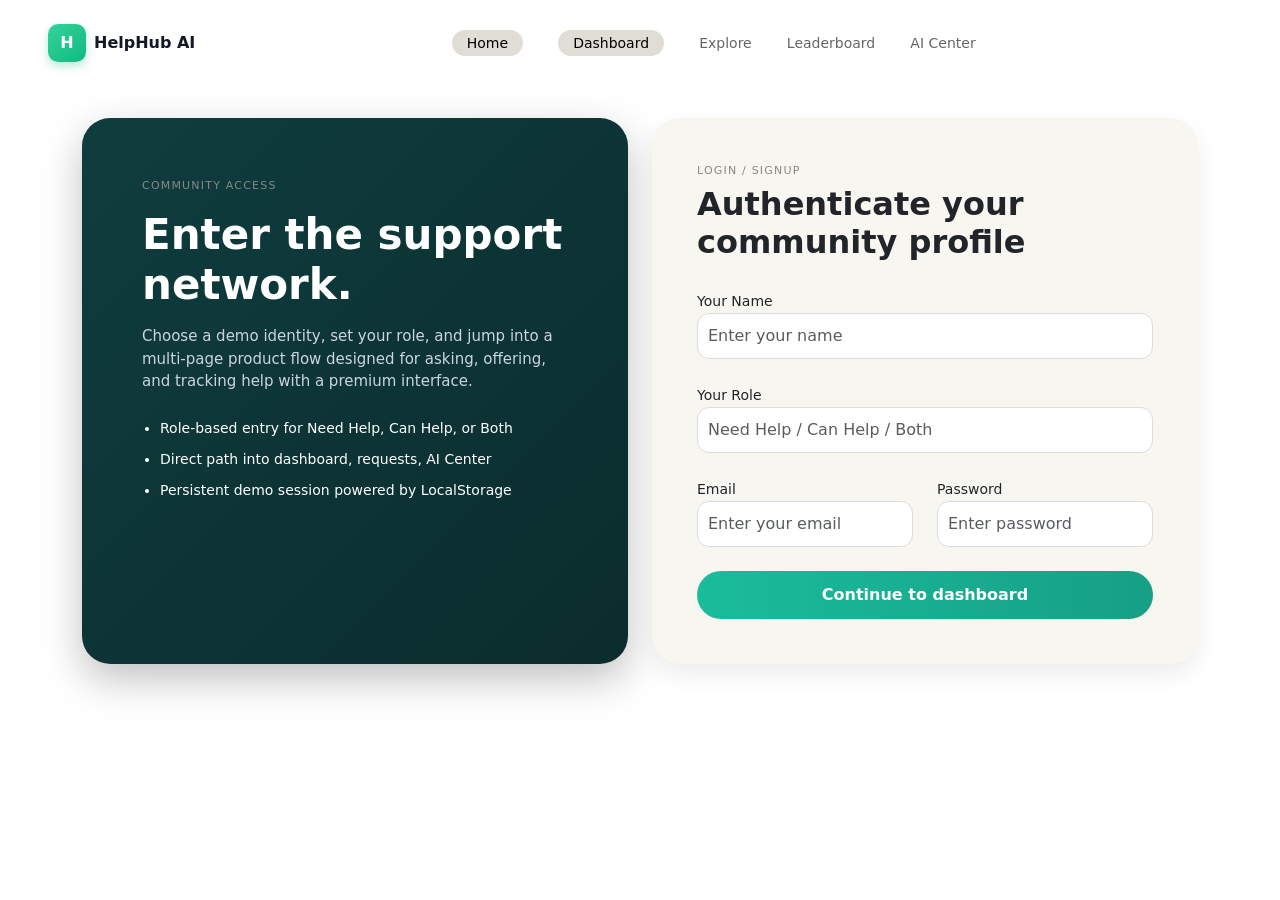
<file: index.html>
<!DOCTYPE html>
<html lang="en">

<head>
  <meta charset="UTF-8">
  <title>HelpHub AI</title>
  <link href="https://cdn.jsdelivr.net/npm/bootstrap@5.3.0/dist/css/bootstrap.min.css" rel="stylesheet">
  <link rel="stylesheet" href="style.css">
  <link href="https://fonts.googleapis.com/css2?family=Inter:wght@400;600;700&display=swap" rel="stylesheet">
</head>

<body>

  <!-- NAVBAR -->
  <nav class="navbar d-flex justify-content-between align-items-center px-5 mt-3">
    <div class="d-flex align-items-center gap-2">
      <div class="logo">H</div>
      <strong>HelpHub AI</strong>
    </div>

     <div class="mx-auto nav-links">
           <a href="index.html" class="active">Home</a>
           <a href="dashboard.html" class="active">Dashboard</a>
            <a href="explore.html">Explore</a> 
            <a href="leaderboard.html">Leaderboard</a>
            <a href="explore.html">AI Center</a>
        </div>
  </nav>

  <!-- MAIN SECTION -->
  <div class="container mt-5">
    <div class="row equal-row">
      <!-- LEFT SIDE -->
      <div class="col-md-6 d-flex">
        <div class="left-panel w-100">

          <p class="small-text">COMMUNITY ACCESS</p>

          <h1>Enter the support network.</h1>

          <p class="desc">
            Choose a demo identity, set your role, and jump into a multi-page product flow designed for asking,
            offering, and tracking help with a premium interface.
          </p>

          <ul>
            <li>Role-based entry for Need Help, Can Help, or Both</li>
            <li>Direct path into dashboard, requests, AI Center</li>
            <li>Persistent demo session powered by LocalStorage</li>
          </ul>
        </div>
      </div>

      <!-- RIGHT SIDE -->
      <div class="col-md-6 d-flex">
        <div class="form-panel w-100">

          <p class="small-text">LOGIN / SIGNUP</p>
          <h2>Authenticate your community profile</h2>

          <label>Your Name</label>
          <input type="text" class="form-control mb-3" placeholder="Enter your name">

          <label>Your Role</label>
          <input type="text" class="form-control mb-3" placeholder="Need Help / Can Help / Both">

          <div class="row">
            <div class="col">
              <label>Email</label>
              <input type="email" class="form-control" placeholder="Enter your email">
            </div>

            <div class="col">
              <label>Password</label>
              <input type="password" class="form-control" placeholder="Enter password">
            </div>
          </div>

          <button class="btn btn-main mt-4 w-100" onclick="window.location.href='dashboard.html'">
            Continue to dashboard

        </div>
      </div>

    </div>
  </div>

</body>

</html>
</file>
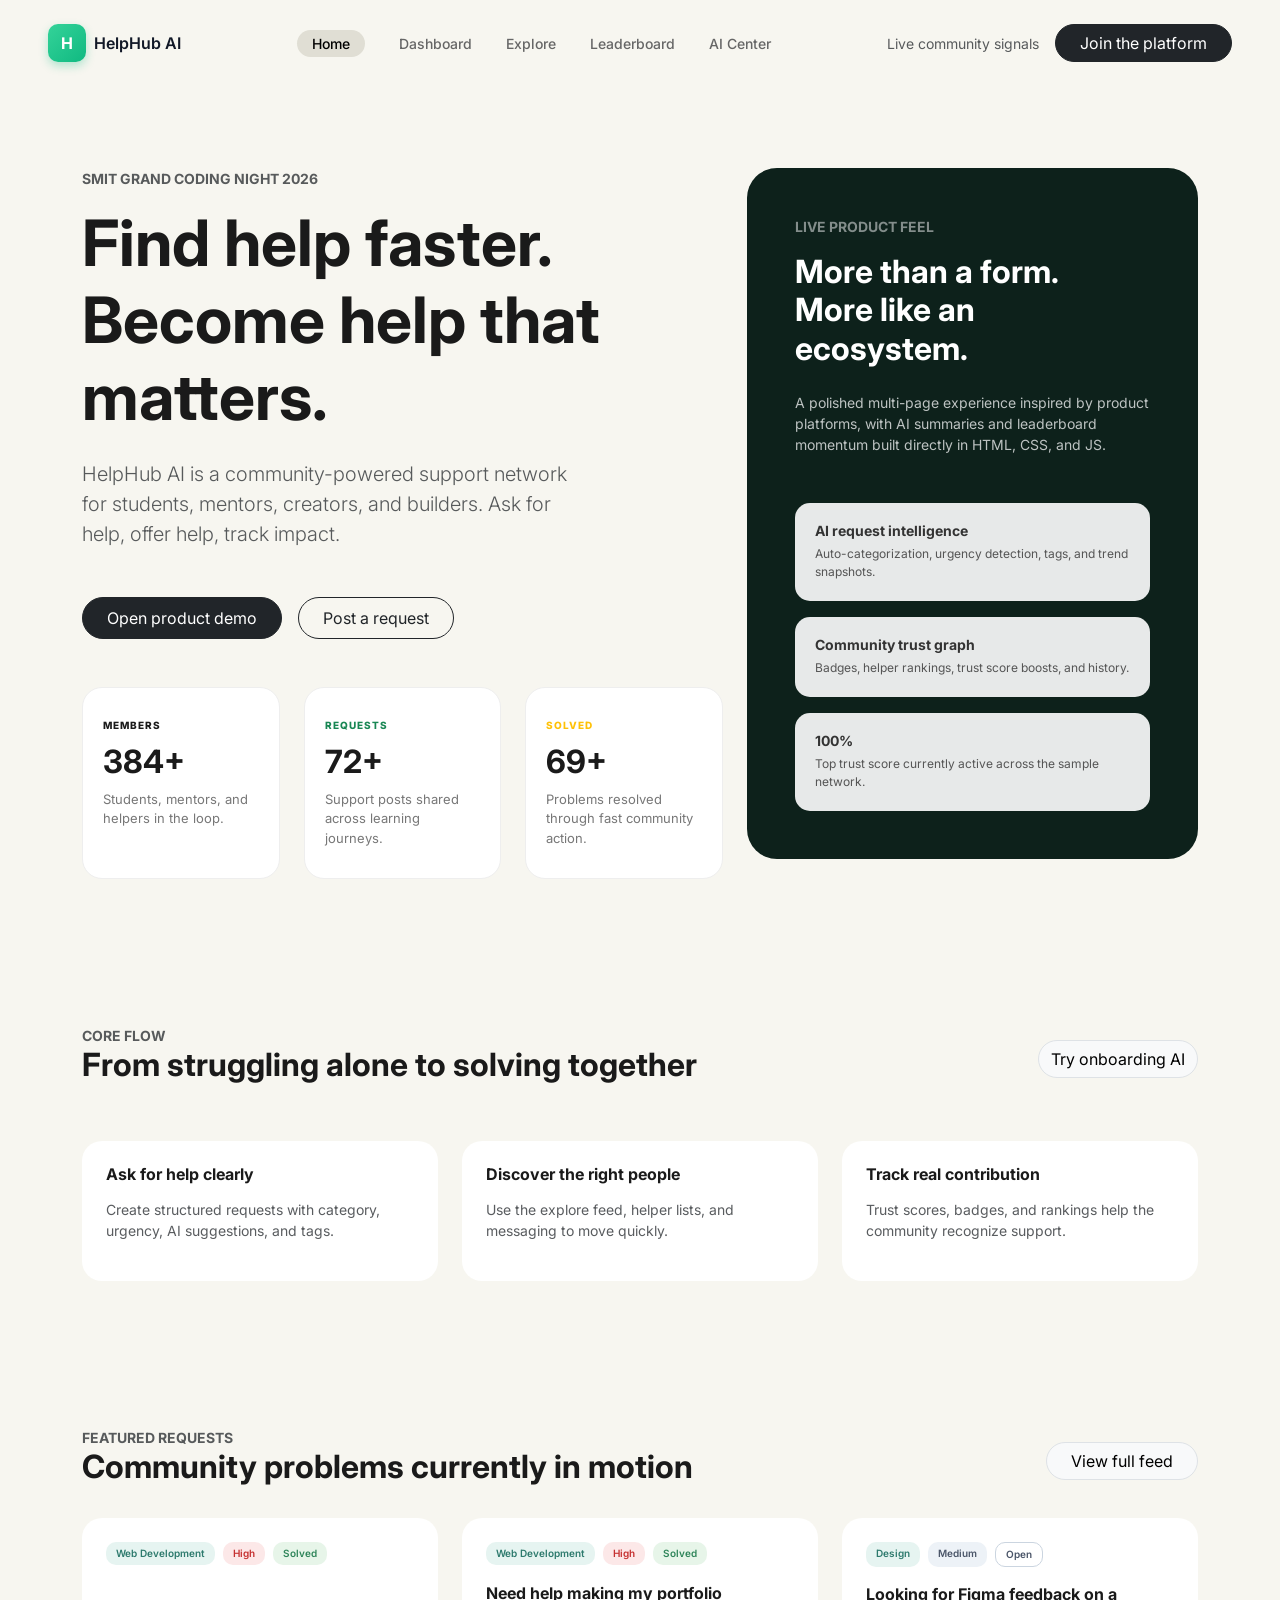
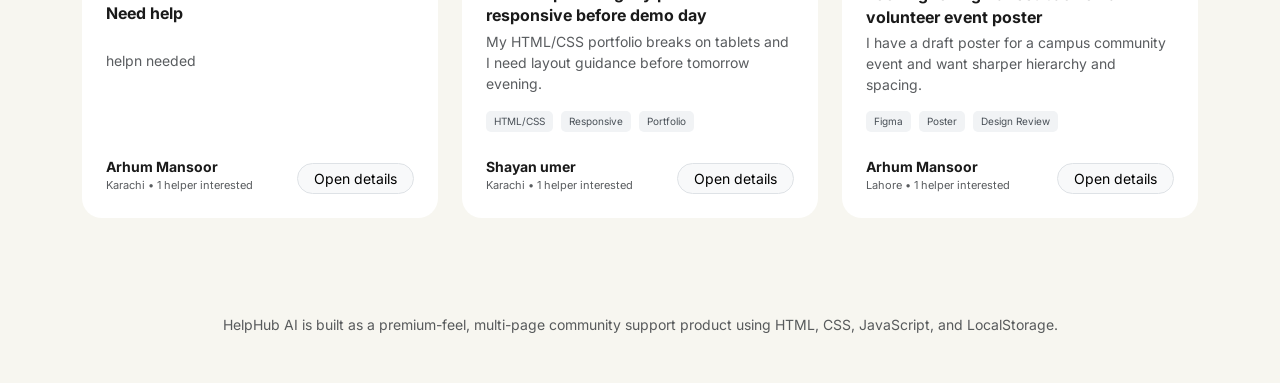
<file: dashboard.html>
<!DOCTYPE html>
<html lang="en">

<head>
    <meta charset="UTF-8">
    <meta name="viewport" content="width=device-width, initial-scale=1.0">
    <title>Helphub AI - Landing Page</title>
    <link href="https://cdn.jsdelivr.net/npm/bootstrap@5.3.0/dist/css/bootstrap.min.css" rel="stylesheet">
    <link href="https://fonts.googleapis.com/css2?family=Inter:wght@400;600;700&display=swap" rel="stylesheet">
    <link rel="stylesheet" href="style.css">
</head>

<body>
    <nav class="navbar d-flex justify-content-between align-items-center px-5 mt-3">
        <div class="d-flex align-items-center gap-2">
            <div class="logo">H</div>
            <strong>HelpHub AI</strong>
        </div>
            <div class="mx-auto nav-links">
                <a href="index.html" class="active">Home</a>
                <a href="dashboard.html">Dashboard</a>
                <a href="explore.html">Explore</a> <a href="leaderboard.html">Leaderboard</a>
                <a href="explore.html">AI Center</a>
            </div>
        </div>
        <span class="me-3 small text-muted">Live community signals</span>
        <button class="btn btn-dark rounded-pill px-4">Join the platform</button>
        </div>
        </div>
    </nav>

    <section class="hero-section container py-5">
        <div class="row">
            <div class="col-lg-7">
                <p class="small text-uppercase fw-bold tracking-wider text-muted">SMIT Grand Coding Night 2026</p>
                <h1 class="display-3 fw-bold mb-4">Find help faster. <br> Become help that matters.</h1>
                <p class="text-muted mb-5 lead" style="max-width: 500px;">
                    HelpHub AI is a community-powered support network for students, mentors, creators, and builders. Ask
                    for help, offer help, track impact.
                </p>
                <div class="d-flex gap-3 mb-5">
                    <button class="btn btn-dark rounded-pill px-4 py-2">Open product demo</button>
                    <button class="btn btn-outline-dark rounded-pill px-4 py-2">Post a request</button>
                </div>

                <div class="row g-4 stats-cards">
                    <div class="col-md-4">
                        <div class="stat-card">
                            <span class="label">MEMBERS</span>
                            <h3>384+</h3>
                            <p>Students, mentors, and helpers in the loop.</p>
                        </div>
                    </div>
                    <div class="col-md-4">
                        <div class="stat-card">
                            <span class="label text-success">REQUESTS</span>
                            <h3>72+</h3>
                            <p>Support posts shared across learning journeys.</p>
                        </div>
                    </div>
                    <div class="col-md-4">
                        <div class="stat-card">
                            <span class="label text-warning">SOLVED</span>
                            <h3>69+</h3>
                            <p>Problems resolved through fast community action.</p>
                        </div>
                    </div>
                </div>
            </div>

            <div class="col-lg-5">
                <div class="feature-dark-card p-5">
                    <p class="small fw-bold text-light opacity-50">LIVE PRODUCT FEEL</p>
                    <h2 class="text-white fw-bold mb-4">More than a form. <br> More like an ecosystem.</h2>
                    <p class="text-light opacity-75 mb-5 small">A polished multi-page experience inspired by product
                        platforms, with AI summaries and leaderboard momentum built directly in HTML, CSS, and JS.</p>

                    <div class="info-box mb-3">
                        <h6>AI request intelligence</h6>
                        <p>Auto-categorization, urgency detection, tags, and trend snapshots.</p>
                    </div>
                    <div class="info-box mb-3">
                        <h6>Community trust graph</h6>
                        <p>Badges, helper rankings, trust score boosts, and history.</p>
                    </div>
                    <div class="info-box">
                        <h6>100%</h6>
                        <p>Top trust score currently active across the sample network.</p>
                    </div>
                </div>
            </div>
        </div>
    </section>

    <section class="container py-5">
        <div class="d-flex justify-content-between align-items-center mb-5">
            <div>
                <p class="small fw-bold text-muted mb-0">CORE FLOW</p>
                <h2 class="fw-bold">From struggling alone to solving together</h2>
            </div>
            <button class="btn btn-light rounded-pill border">Try onboarding AI</button>
        </div>

        <div class="row g-4">
            <div class="col-md-4">
                <div class="flow-card p-4">
                    <h6>Ask for help clearly</h6>
                    <p class="text-muted">Create structured requests with category, urgency, AI suggestions, and tags.
                    </p>
                </div>
            </div>
            <div class="col-md-4">
                <div class="flow-card p-4">
                    <h6>Discover the right people</h6>
                    <p class="text-muted">Use the explore feed, helper lists, and messaging to move quickly.</p>
                </div>
            </div>
            <div class="col-md-4">
                <div class="flow-card p-4">
                    <h6>Track real contribution</h6>
                    <p class="text-muted">Trust scores, badges, and rankings help the community recognize support.</p>
                </div>
            </div>
        </div>
    </section>


    <section class="container py-5">
        <div class="d-flex justify-content-between align-items-center mb-4">
            <div>
                <p class="small fw-bold text-muted mb-0">FEATURED REQUESTS</p>
                <h2 class="fw-bold">Community problems currently in motion</h2>
            </div>
            <button class="btn btn-light rounded-pill border px-4">View full feed</button>
        </div>

        <div class="row g-4">
            <div class="col-md-4">
                <div class="problem-card p-4">
                    <div class="d-flex gap-2 mb-3">
                        <span class="badge-custom bg-teal">Web Development</span>
                        <span class="badge-custom bg-red">High</span>
                        <span class="badge-custom bg-green">Solved</span>
                    </div>
                    <h5 class="fw-bold mb-1">Need help</h5>
                    <p class="text-muted small">helpn needed</p>
                    <div class="mt-5 d-flex justify-content-between align-items-end">
                        <div>
                            <p class="mb-0 fw-bold small">Arhum Mansoor</p>
                            <p class="mb-0 text-muted extra-small">Karachi • 1 helper interested</p>
                        </div>
                        <button class="btn btn-light btn-sm rounded-pill border px-3">Open details</button>
                    </div>
                </div>
            </div>

            <div class="col-md-4">
                <div class="problem-card p-4">
                    <div class="d-flex gap-2 mb-3">
                        <span class="badge-custom bg-teal">Web Development</span>
                        <span class="badge-custom bg-red">High</span>
                        <span class="badge-custom bg-green">Solved</span>
                    </div>
                    <h5 class="fw-bold mb-1">Need help making my portfolio responsive before demo day</h5>
                    <p class="text-muted small">My HTML/CSS portfolio breaks on tablets and I need layout guidance
                        before tomorrow evening.</p>
                    <div class="d-flex gap-2 mb-4">
                        <span class="tag">HTML/CSS</span>
                        <span class="tag">Responsive</span>
                        <span class="tag">Portfolio</span>
                    </div>
                    <div class="d-flex justify-content-between align-items-end">
                        <div>
                            <p class="mb-0 fw-bold small">Shayan umer</p>
                            <p class="mb-0 text-muted extra-small">Karachi • 1 helper interested</p>
                        </div>
                        <button class="btn btn-light btn-sm rounded-pill border px-3">Open details</button>
                    </div>
                </div>
            </div>

            <div class="col-md-4">
                <div class="problem-card p-4">
                    <div class="d-flex gap-2 mb-3">
                        <span class="badge-custom bg-teal">Design</span>
                        <span class="badge-custom bg-gray">Medium</span>
                        <span class="badge-custom bg-outline">Open</span>
                    </div>
                    <h5 class="fw-bold mb-1">Looking for Figma feedback on a volunteer event poster</h5>
                    <p class="text-muted small">I have a draft poster for a campus community event and want sharper
                        hierarchy and spacing.</p>
                    <div class="d-flex gap-2 mb-4">
                        <span class="tag">Figma</span>
                        <span class="tag">Poster</span>
                        <span class="tag">Design Review</span>
                    </div>
                    <div class="d-flex justify-content-between align-items-end">
                        <div>
                            <p class="mb-0 fw-bold small">Arhum Mansoor</p>
                            <p class="mb-0 text-muted extra-small">Lahore • 1 helper interested</p>
                        </div>
                        <button class="btn btn-light btn-sm rounded-pill border px-3">Open details</button>
                    </div>
                </div>
            </div>
        </div>
    </section>

    <footer class="text-center py-5 text-muted small">
        HelpHub AI is built as a premium-feel, multi-page community support product using HTML, CSS, JavaScript, and
        LocalStorage.
    </footer>

    <style>
        body {
            font-family: 'Inter', sans-serif;
            background-color: #f7f6f0;
            /* Off-white image background */
            color: #1a1a1a;
        }

        /* Navbar Customization */
        .nav-links a {
            text-decoration: none;
            color: #666;
            margin: 0 15px;
            font-size: 14px;
            font-weight: 500;
        }

        .nav-links a.active {
            color: #000;
            background: #e0ded4;
            padding: 5px 15px;
            border-radius: 20px;
        }

        .navbar strong {
            color: #111827;
            font-weight: 600;
        }

        .logo {
            background: linear-gradient(135deg, #34d399, #10b981);
            color: #ffffff;
            width: 38px;
            height: 38px;
            border-radius: 10px;
            display: flex;
            align-items: center;
            justify-content: center;
            font-weight: 700;
            box-shadow: 0 4px 10px rgba(16, 185, 129, 0.3);
        }

        /* Hero Section */
        .hero-section {
            padding-top: 80px;
        }

        /* Stats Cards */
        .stat-card {
            background: #fff;
            padding: 30px 20px;
            border-radius: 20px;
            border: 1px solid #eee;
            height: 100%;
        }

        .stat-card .label {
            font-size: 10px;
            font-weight: 800;
            letter-spacing: 1px;
            display: block;
            margin-bottom: 10px;
        }

        .stat-card h3 {
            font-weight: 700;
            font-size: 32px;
        }

        .stat-card p {
            font-size: 13px;
            color: #777;
            margin-bottom: 0;
        }

        /* Feature Dark Card */
        .feature-dark-card {
            background-color: #0d211b;
            /* Dark green/black shade */
            border-radius: 30px;
            color: white;
        }

        .info-box {
            background: rgba(255, 255, 255, 0.9);
            color: #333;
            padding: 20px;
            border-radius: 15px;
        }

        .info-box h6 {
            font-weight: 700;
            margin-bottom: 5px;
            font-size: 14px;
        }

        .info-box p {
            font-size: 12px;
            margin-bottom: 0;
            color: #555;
        }

        /* Flow Cards */
        .flow-card {
            background: #fff;
            border-radius: 20px;
            height: 100%;
        }

        .flow-card h6 {
            font-weight: 700;
            margin-bottom: 15px;
        }

        .flow-card p {
            font-size: 14px;
        }

        /* Responsive adjustments */
        @media (max-width: 991px) {
            .feature-dark-card {
                margin-top: 40px;
            }
        }

        /* Previous CSS styles remain the same... */

        .problem-card {
            background: #fff;
            border-radius: 20px;
            height: 100%;
            display: flex;
            flex-direction: column;
            justify-content: space-between;
            transition: transform 0.2s;
        }

        .problem-card:hover {
            transform: translateY(-5px);
            box-shadow: 0 10px 20px rgba(0, 0, 0, 0.05);
        }

        .badge-custom {
            font-size: 10px;
            padding: 4px 10px;
            border-radius: 10px;
            font-weight: 600;
        }

        .bg-teal {
            background: #e6f4f1;
            color: #2d7a6d;
        }

        .bg-red {
            background: #fce8e8;
            color: #c53030;
        }

        .bg-green {
            background: #e7f5e9;
            color: #2f855a;
        }

        .bg-gray {
            background: #edf2f7;
            color: #4a5568;
        }

        .bg-outline {
            border: 1px solid #cbd5e0;
            color: #4a5568;
        }

        .tag {
            font-size: 10px;
            background: #f1f3f5;
            padding: 3px 8px;
            border-radius: 5px;
            color: #495057;
        }

        .extra-small {
            font-size: 11px;
        }

        h5 {
            font-size: 16px;
            line-height: 1.4;
        }
    </style>

</body>

</html>
</file>
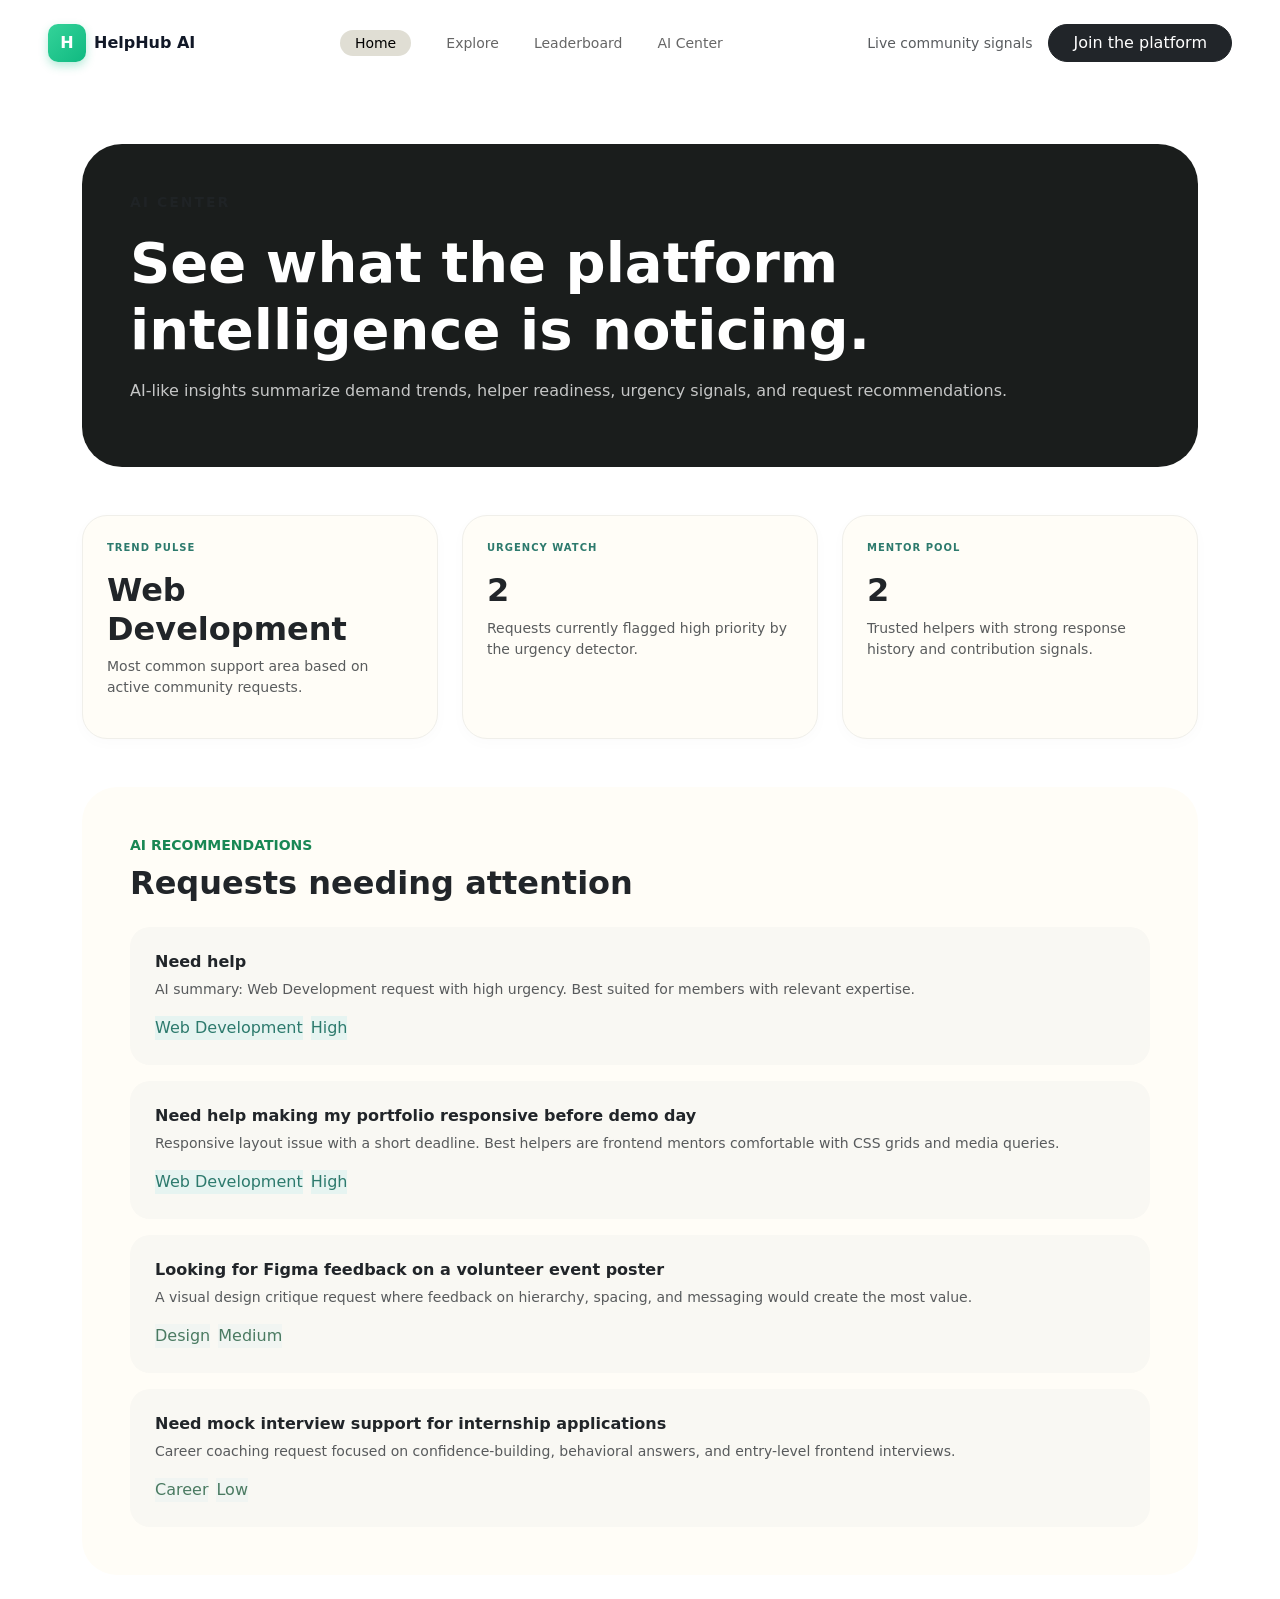
<file: explore.html>
<!DOCTYPE html>
<html lang="en">

<head>
    <meta charset="UTF-8">
    <meta name="viewport" content="width=device-width, initial-scale=1.0">
    <title>Explore - HelpHub AI</title>
    <link href="https://cdn.jsdelivr.net/npm/bootstrap@5.3.0/dist/css/bootstrap.min.css" rel="stylesheet">
    <link href="https://fonts.googleapis.com/css2?family=Inter:wght@400;500;600;700&display=swap" rel="stylesheet">
    <link rel="stylesheet" href="style.css">
</head>

<body class="explore-page">


    <nav class="navbar d-flex justify-content-between align-items-center px-5 mt-3">
        <div class="d-flex align-items-center gap-2">
            <div class="logo">H</div>
            <strong>HelpHub AI</strong>
        </div>
        <div class="mx-auto nav-links">
            <a href="dashboard.html" class="active">Home</a>
            <a href="explore.html">Explore</a> <a href="leaderboard.html">Leaderboard</a>
            <a href="explore.html">AI Center</a>
        </div>
        </div>
        <span class="me-3 small text-muted">Live community signals</span>
        <button class="btn btn-dark rounded-pill px-4">Join the platform</button>
        </div>
        </div>
    </nav>
    <div class="container py-4">
        <div class="ai-header-card p-5 mb-5">
            <p class="small fw-bold text-uppercase tracking-wider opacity-75">AI Center</p>
            <h1 class="display-4 fw-bold text-white mb-3">See what the platform intelligence is noticing.</h1>
            <p class="text-white opacity-75">AI-like insights summarize demand trends, helper readiness, urgency
                signals, and request recommendations.</p>
        </div>

        <div class="row g-4 mb-5">
            <div class="col-md-4">
                <div class="explore-stat-card p-4">
                    <p class="stat-label">TREND PULSE</p>
                    <h2 class="fw-bold">Web Development</h2>
                    <p class="text-muted small">Most common support area based on active community requests.</p>
                </div>
            </div>
            <div class="col-md-4">
                <div class="explore-stat-card p-4">
                    <p class="stat-label">URGENCY WATCH</p>
                    <h2 class="fw-bold">2</h2>
                    <p class="text-muted small">Requests currently flagged high priority by the urgency detector.</p>
                </div>
            </div>
            <div class="col-md-4">
                <div class="explore-stat-card p-4">
                    <p class="stat-label">MENTOR POOL</p>
                    <h2 class="fw-bold">2</h2>
                    <p class="text-muted small">Trusted helpers with strong response history and contribution signals.
                    </p>
                </div>
            </div>
        </div>

        <div class="recommendations-container p-5">
            <p class="small fw-bold text-success mb-2">AI RECOMMENDATIONS</p>
            <h2 class="fw-bold mb-4">Requests needing attention</h2>

            <div class="d-flex flex-column gap-3">
                <div class="req-item p-4">
                    <h6 class="fw-bold">Need help</h6>
                    <p class="text-muted small">AI summary: Web Development request with high urgency. Best suited for
                        members with relevant expertise.</p>
                    <div class="d-flex gap-2">
                        <span class="badge-custom bg-teal">Web Development</span>
                        <span class="badge-custom bg-teal">High</span>
                    </div>
                </div>

                <div class="req-item p-4">
                    <h6 class="fw-bold">Need help making my portfolio responsive before demo day</h6>
                    <p class="text-muted small">Responsive layout issue with a short deadline. Best helpers are frontend
                        mentors comfortable with CSS grids and media queries.</p>
                    <div class="d-flex gap-2">
                        <span class="badge-custom bg-teal">Web Development</span>
                        <span class="badge-custom bg-teal">High</span>
                    </div>
                </div>

                <div class="req-item p-4">
                    <h6 class="fw-bold">Looking for Figma feedback on a volunteer event poster</h6>
                    <p class="text-muted small">A visual design critique request where feedback on hierarchy, spacing,
                        and messaging would create the most value.</p>
                    <div class="d-flex gap-2">
                        <span class="badge-custom bg-green-light">Design</span>
                        <span class="badge-custom bg-green-light">Medium</span>
                    </div>
                </div>

                <div class="req-item p-4">
                    <h6 class="fw-bold">Need mock interview support for internship applications</h6>
                    <p class="text-muted small">Career coaching request focused on confidence-building, behavioral
                        answers, and entry-level frontend interviews.</p>
                    <div class="d-flex gap-2">
                        <span class="badge-custom bg-green-light">Career</span>
                        <span class="badge-custom bg-green-light">Low</span>
                    </div>
                </div>
            </div>
        </div>
    </div>
    <style>
        .nav-links a {
            text-decoration: none;
            color: #666;
            margin: 0 15px;
            font-size: 14px;
            font-weight: 500;
        }

        .nav-links a.active {
            color: #000;
            background: #e0ded4;
            padding: 5px 15px;
            border-radius: 20px;
        }

        .navbar strong {
            color: #111827;
            font-weight: 600;
        }

        .logo {
            background: linear-gradient(135deg, #34d399, #10b981);
            color: #ffffff;
            width: 38px;
            height: 38px;
            border-radius: 10px;
            display: flex;
            align-items: center;
            justify-content: center;
            font-weight: 700;
            box-shadow: 0 4px 10px rgba(16, 185, 129, 0.3);
        }

        /* Explore Page Specific */
        .ai-header-card {
            background-color: #1a1d1c;
            /* Dark blackish green */
            border-radius: 40px;
        }

        .logo-box {
            background: #00a896;
            color: white;
            width: 32px;
            height: 32px;
            display: flex;
            align-items: center;
            justify-content: center;
            border-radius: 8px;
            font-weight: bold;
        }

        .nav-links-small a {
            text-decoration: none;
            color: #666;
            margin-left: 20px;
            font-size: 14px;
        }

        .active-pill {
            background: #e0e5e2;
            padding: 6px 15px;
            border-radius: 20px;
            color: #000 !important;
        }

        .explore-stat-card {
            background: #fffdf7;
            border-radius: 25px;
            border: 1px solid #f0efea;
            height: 100%;
            box-shadow: 0 4px 15px rgba(0, 0, 0, 0.02);
        }

        .stat-label {
            font-size: 10px;
            font-weight: 700;
            color: #2d7a6d;
            letter-spacing: 1px;
        }

        .recommendations-container {
            background: #fffdf7;
            border-radius: 35px;
        }

        .req-item {
            background: #f9f8f3;
            border-radius: 20px;
            border: 1px solid transparent;
        }

        .req-item:hover {
            border-color: #e0ded4;
        }

        .bg-teal {
            background: #e6f4f1;
            color: #2d7a6d;
        }

        .bg-green-light {
            background: #f1f5f2;
            color: #4a7a61;
        }

        .tracking-wider {
            letter-spacing: 2px;
        }
    </style>

</body>

</html>
</file>
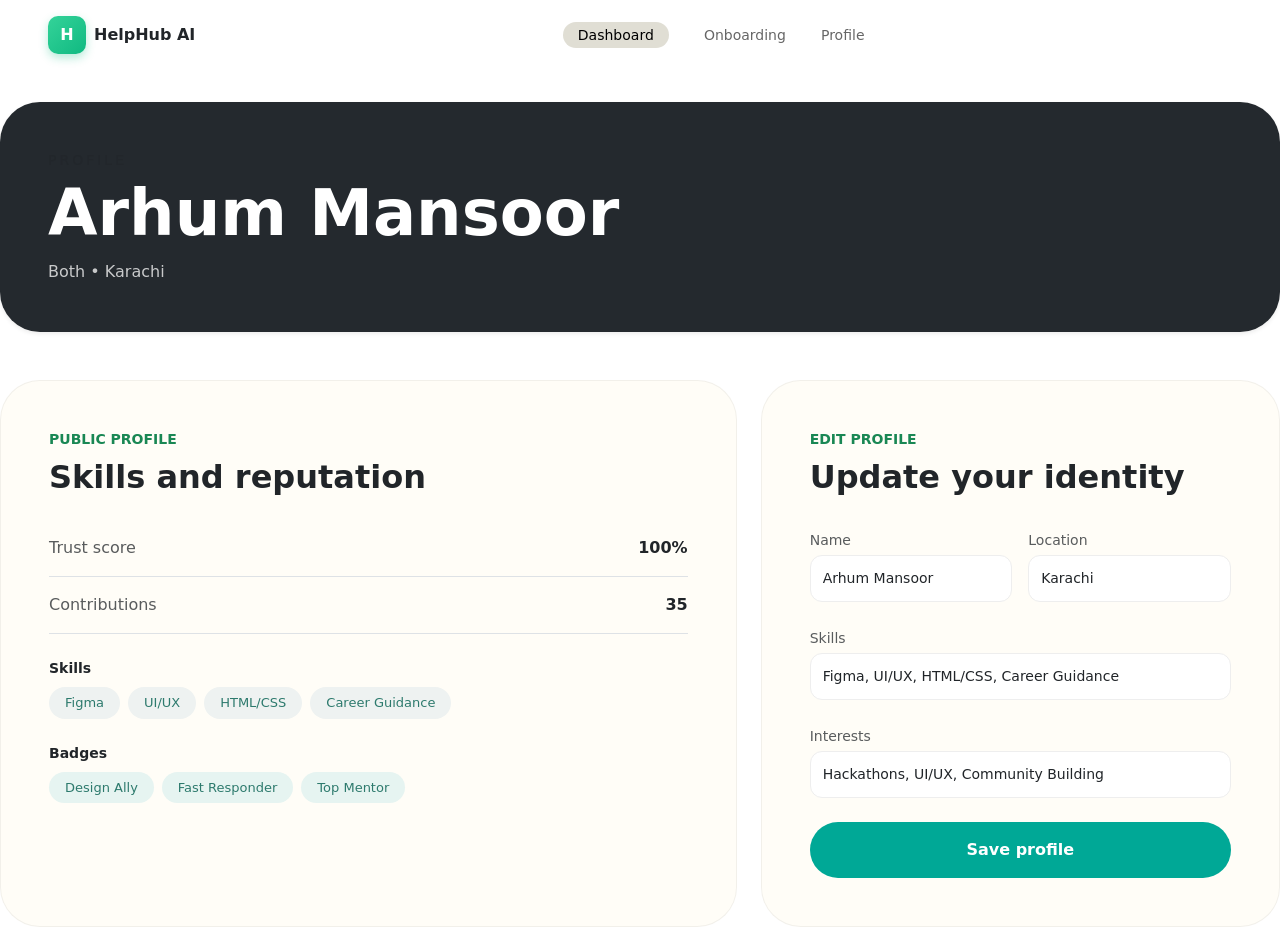
<file: leaderboard.html>
<!DOCTYPE html>
<html lang="en">

<head>
    <meta charset="UTF-8">
    <meta name="viewport" content="width=device-width, initial-scale=1.0">
    <title>Profile - HelpHub AI</title>
    <link href="https://cdn.jsdelivr.net/npm/bootstrap@5.3.0/dist/css/bootstrap.min.css" rel="stylesheet">
    <link href="https://fonts.googleapis.com/css2?family=Inter:wght@400;500;600;700&display=swap" rel="stylesheet">
    <link rel="stylesheet" href="style.css">
</head>

<body>
    <nav class="d-flex justify-content-between align-items-center  mt-3 mb-5 px-5">
        <div class="d-flex align-items-center gap-2">
            <div class="logo">H</div>
            <strong>HelpHub AI</strong>
        </div>
        <div class="mx-auto nav-links">
                <a href="dashboard.html" class="active">Dashboard</a>
                <a href="onboarding.html">Onboarding</a>
                <a href="leaderboard.html">Profile</a>
            </div>
    </nav>


        <div class="profile-header-card p-5 mb-5 shadow-sm">
            <p class="small text-uppercase tracking-widest opacity-50 mb-1">PROFILE</p>
            <h1 class="display-3 fw-bold text-white mb-2">Arhum Mansoor</h1>
            <p class="text-white opacity-75 mb-0">Both • Karachi</p>
        </div>

        <div class="row g-4">
            <div class="col-lg-7">
                <div class="content-card p-5 h-100">
                    <p class="small fw-bold text-success mb-2 text-uppercase">Public Profile</p>
                    <h2 class="fw-bold mb-4">Skills and reputation</h2>

                    <div class="d-flex justify-content-between border-bottom py-3">
                        <span class="text-muted">Trust score</span>
                        <span class="fw-bold">100%</span>
                    </div>
                    <div class="d-flex justify-content-between border-bottom py-3 mb-4">
                        <span class="text-muted">Contributions</span>
                        <span class="fw-bold">35</span>
                    </div>

                    <p class="small fw-bold mb-2">Skills</p>
                    <div class="d-flex flex-wrap gap-2 mb-4">
                        <span class="tag-pill">Figma</span>
                        <span class="tag-pill">UI/UX</span>
                        <span class="tag-pill">HTML/CSS</span>
                        <span class="tag-pill">Career Guidance</span>
                    </div>

                    <p class="small fw-bold mb-2">Badges</p>
                    <div class="d-flex flex-wrap gap-2">
                        <span class="badge-pill bg-teal-light">Design Ally</span>
                        <span class="badge-pill bg-teal-light">Fast Responder</span>
                        <span class="badge-pill bg-teal-light">Top Mentor</span>
                    </div>
                </div>
            </div>

            <div class="col-lg-5">
                <div class="content-card p-5 h-100">
                    <p class="small fw-bold text-success mb-2 text-uppercase">Edit Profile</p>
                    <h2 class="fw-bold mb-4">Update your identity</h2>

                    <form>
                        <div class="row g-3 mb-3">
                            <div class="col-md-6">
                                <label class="form-label small text-muted mb-1">Name</label>
                                <input type="text" class="form-control custom-input" value="Arhum Mansoor">
                            </div>
                            <div class="col-md-6">
                                <label class="form-label small text-muted mb-1">Location</label>
                                <input type="text" class="form-control custom-input" value="Karachi">
                            </div>
                        </div>

                        <div class="mb-3">
                            <label class="form-label small text-muted mb-1">Skills</label>
                            <input type="text" class="form-control custom-input"
                                value="Figma, UI/UX, HTML/CSS, Career Guidance">
                        </div>

                        <div class="mb-4">
                            <label class="form-label small text-muted mb-1">Interests</label>
                            <input type="text" class="form-control custom-input"
                                value="Hackathons, UI/UX, Community Building">
                        </div>

                        <button type="button" class="btn btn-teal w-100 rounded-pill py-3 fw-bold">Save profile</button>
                    </form>
                </div>
            </div>
        </div>
    </div>
    <style>
        
        /* Navbar Customization */
        .nav-links a {
            text-decoration: none;
            color: #666;
            margin: 0 15px;
            font-size: 14px;
            font-weight: 500;
        }

        .nav-links a.active {
            color: #000;
            background: #e0ded4;
            padding: 5px 15px;
            border-radius: 20px;
        }

        .navbar strong {
            color: #111827;
            font-weight: 600;
        }

        .logo {
            background: linear-gradient(135deg, #34d399, #10b981);
            color: #ffffff;
            width: 38px;
            height: 38px;
            border-radius: 10px;
            display: flex;
            align-items: center;
            justify-content: center;
            font-weight: 700;
            box-shadow: 0 4px 10px rgba(16, 185, 129, 0.3);
        }
        /* Profile Page Custom Styles */
        .bg-light-cream {
            background-color: #f7f6f0;
        }

        .profile-header-card {
            background-color: #24292e;
            /* Dark slate gray */
            border-radius: 40px;
        }

        .content-card {
            background: #fffdf7;
            border-radius: 40px;
            border: 1px solid rgba(0, 0, 0, 0.05);
        }

        .tag-pill {
            background: #eef2f1;
            color: #2d7a6d;
            padding: 6px 16px;
            border-radius: 20px;
            font-size: 13px;
            font-weight: 500;
        }

        .badge-pill {
            padding: 6px 16px;
            border-radius: 20px;
            font-size: 13px;
            font-weight: 500;
        }

        .bg-teal-light {
            background: #e6f4f1;
            color: #2d7a6d;
        }

        .custom-input {
            background: #fff;
            border: 1px solid #eee;
            border-radius: 12px;
            padding: 12px;
            font-size: 14px;
        }

        .custom-input:focus {
            box-shadow: none;
            border-color: #00a896;
        }

        .btn-teal {
            background-color: #00a896;
            color: white;
            border: none;
            transition: 0.3s;
        }

        .btn-teal:hover {
            background-color: #008f80;
            color: white;
        }

        .tracking-widest {
            letter-spacing: 3px;
        }
    </style>

</body>

</html>
</file>
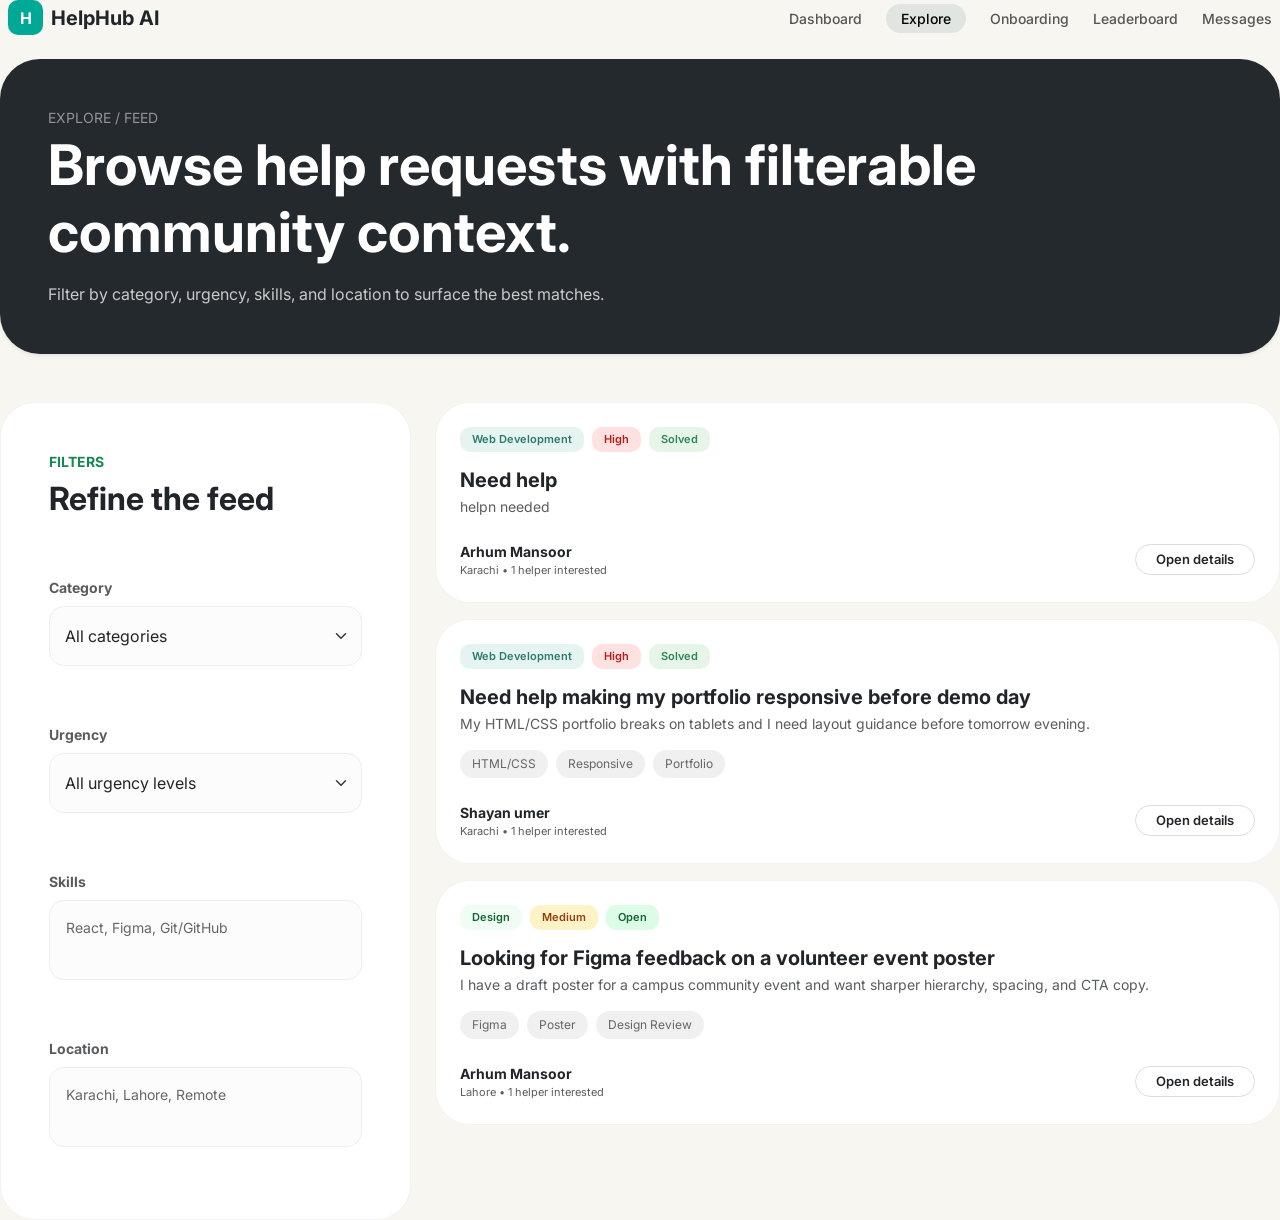
<file: message.html>
<!DOCTYPE html>
<html lang="en">

<head>
    <meta charset="UTF-8">
    <meta name="viewport" content="width=device-width, initial-scale=1.0">
    <title>Explore - HelpHub AI</title>
    <link href="https://cdn.jsdelivr.net/npm/bootstrap@5.3.0/dist/css/bootstrap.min.css" rel="stylesheet">
    <link href="https://fonts.googleapis.com/css2?family=Inter:wght@400;500;600;700&display=swap" rel="stylesheet">
    <link rel="stylesheet" href="style.css">
</head>

<body class="bg-cream">

        <header class="d-flex justify-content-between align-items-center mb-4 px-2">
            <div class="d-flex align-items-center gap-2">
                <div class="logo-box">H</div>
                <span class="fw-bold fs-5">HelpHub AI</span>
            </div>
            <nav class="nav-links-small">
                <a href="dashboard.html">Dashboard</a>
                <a href="explore.html" class="active-pill">Explore</a>
                <a href="onboarding.html">Onboarding</a>
                <a href="leaderboard.html">Leaderboard</a>
                <a href="messages.html">Messages</a>
            </nav>
        </header>

        <div class="ai-header-card p-5 mb-5 shadow-sm">
            <p class="small text-uppercase tracking-widest opacity-50 mb-1">EXPLORE / FEED</p>
            <h1 class="display-4 fw-bold text-white mb-3">Browse help requests with filterable community context.</h1>
            <p class="text-white opacity-75 mb-0">Filter by category, urgency, skills, and location to surface the best
                matches.</p>
        </div>

        <div class="row g-4">
            <div class="col-lg-4">
                <div class="content-card p-5 sticky-top" style="top: 20px;">
                    <p class="small fw-bold text-success mb-2 text-uppercase">FILTERS</p>
                    <h2 class="fw-bold mb-5">Refine the feed</h2>

                    <div class="mb-5">
                        <label class="form-label text-muted small fw-bold">Category</label>
                        <select class="form-select custom-select">
                            <option>All categories</option>
                        </select>
                    </div>

                    <div class="mb-5">
                        <label class="form-label text-muted small fw-bold">Urgency</label>
                        <select class="form-select custom-select">
                            <option>All urgency levels</option>
                        </select>
                    </div>

                    <div class="mb-5">
                        <label class="form-label text-muted small fw-bold">Skills</label>
                        <div class="custom-textarea p-3">React, Figma, Git/GitHub</div>
                    </div>

                    <div class="mb-4">
                        <label class="form-label text-muted small fw-bold">Location</label>
                        <div class="custom-textarea p-3">Karachi, Lahore, Remote</div>
                    </div>
                </div>
            </div>

            <div class="col-lg-8">
                <div class="d-flex flex-column gap-3">

                    <div class="content-card p-4">
                        <div class="d-flex gap-2 mb-3">
                            <span class="badge-pill bg-teal">Web Development</span>
                            <span class="badge-pill bg-red">High</span>
                            <span class="badge-pill bg-green">Solved</span>
                        </div>
                        <h5 class="fw-bold mb-1">Need help</h5>
                        <p class="text-muted small mb-4">helpn needed</p>
                        <div class="d-flex justify-content-between align-items-center">
                            <div>
                                <p class="mb-0 fw-bold small">Arhum Mansoor</p>
                                <p class="extra-small text-muted mb-0">Karachi • 1 helper interested</p>
                            </div>
                            <button class="btn btn-white-pill">Open details</button>
                        </div>
                    </div>

                    <div class="content-card p-4">
                        <div class="d-flex gap-2 mb-3">
                            <span class="badge-pill bg-teal">Web Development</span>
                            <span class="badge-pill bg-red">High</span>
                            <span class="badge-pill bg-green">Solved</span>
                        </div>
                        <h5 class="fw-bold mb-1">Need help making my portfolio responsive before demo day</h5>
                        <p class="text-muted small mb-3">My HTML/CSS portfolio breaks on tablets and I need layout
                            guidance before tomorrow evening.</p>
                        <div class="d-flex gap-2 mb-4">
                            <span class="tag-pill">HTML/CSS</span>
                            <span class="tag-pill">Responsive</span>
                            <span class="tag-pill">Portfolio</span>
                        </div>
                        <div class="d-flex justify-content-between align-items-center">
                            <div>
                                <p class="mb-0 fw-bold small">Shayan umer</p>
                                <p class="extra-small text-muted mb-0">Karachi • 1 helper interested</p>
                            </div>
                            <button class="btn btn-white-pill">Open details</button>
                        </div>
                    </div>

                    <div class="content-card p-4">
                        <div class="d-flex gap-2 mb-3">
                            <span class="badge-pill bg-design">Design</span>
                            <span class="badge-pill bg-medium">Medium</span>
                            <span class="badge-pill bg-open">Open</span>
                        </div>
                        <h5 class="fw-bold mb-1">Looking for Figma feedback on a volunteer event poster</h5>
                        <p class="text-muted small mb-3">I have a draft poster for a campus community event and want
                            sharper hierarchy, spacing, and CTA copy.</p>
                        <div class="d-flex gap-2 mb-4">
                            <span class="tag-pill">Figma</span>
                            <span class="tag-pill">Poster</span>
                            <span class="tag-pill">Design Review</span>
                        </div>
                        <div class="d-flex justify-content-between align-items-center">
                            <div>
                                <p class="mb-0 fw-bold small">Arhum Mansoor</p>
                                <p class="extra-small text-muted mb-0">Lahore • 1 helper interested</p>
                            </div>
                            <button class="btn btn-white-pill">Open details</button>
                        </div>
                    </div>

                </div>
            </div>
        </div>
    </div>
    <style>
        /* Styling as per image context */
        :root {
            --bg-cream: #f7f6f0;
            --dark-slate: #24292e;
            --teal-main: #00a896;
        }

        body.bg-cream {
            background-color: var(--bg-cream) !important;
            font-family: 'Inter', sans-serif;
        }

        .ai-header-card {
            background-color: var(--dark-slate);
            border-radius: 40px;
            color: white;
        }

        .content-card {
            background: white;
            border-radius: 35px;
            border: 1px solid rgba(0, 0, 0, 0.05);
        }

        /* Navigation */
        .logo-box {
            background: var(--teal-main);
            color: white;
            width: 35px;
            height: 35px;
            border-radius: 10px;
            display: flex;
            align-items: center;
            justify-content: center;
            font-weight: bold;
        }

        .nav-links-small a {
            text-decoration: none;
            color: #555;
            margin-left: 20px;
            font-size: 14px;
            font-weight: 500;
        }

        .active-pill {
            background: #e0e5e2;
            padding: 6px 15px;
            border-radius: 20px;
            color: #000 !important;
        }

        /* Filter Inputs */
        .custom-select {
            background-color: #fcfcfc;
            border: 1px solid #eee;
            border-radius: 15px;
            padding: 15px;
            height: 60px;
        }

        .custom-textarea {
            background-color: #fcfcfc;
            border: 1px solid #eee;
            border-radius: 15px;
            min-height: 80px;
            color: #666;
            font-size: 14px;
        }

        /* Badge & Pills */
        .badge-pill {
            padding: 4px 12px;
            border-radius: 10px;
            font-size: 11px;
            font-weight: 600;
        }

        .bg-teal {
            background: #e6f4f1;
            color: #2d7a6d;
        }

        .bg-red {
            background: #fee2e2;
            color: #b91c1c;
        }

        .bg-green {
            background: #e7f5e9;
            color: #2f855a;
        }

        .bg-design {
            background: #f0fdf4;
            color: #166534;
        }

        .bg-medium {
            background: #fef3c7;
            color: #92400e;
        }

        .bg-open {
            background: #dcfce7;
            color: #166534;
        }

        .tag-pill {
            background: #f0f0f0;
            color: #666;
            padding: 5px 12px;
            border-radius: 15px;
            font-size: 12px;
        }

        .btn-white-pill {
            border: 1px solid #ddd;
            border-radius: 20px;
            padding: 5px 20px;
            font-size: 13px;
            font-weight: 600;
            background: white;
        }

        .btn-white-pill:hover {
            background: #f8f8f8;
        }

        .extra-small {
            font-size: 11px;
        }
    </style>
</body>

</html>
</file>
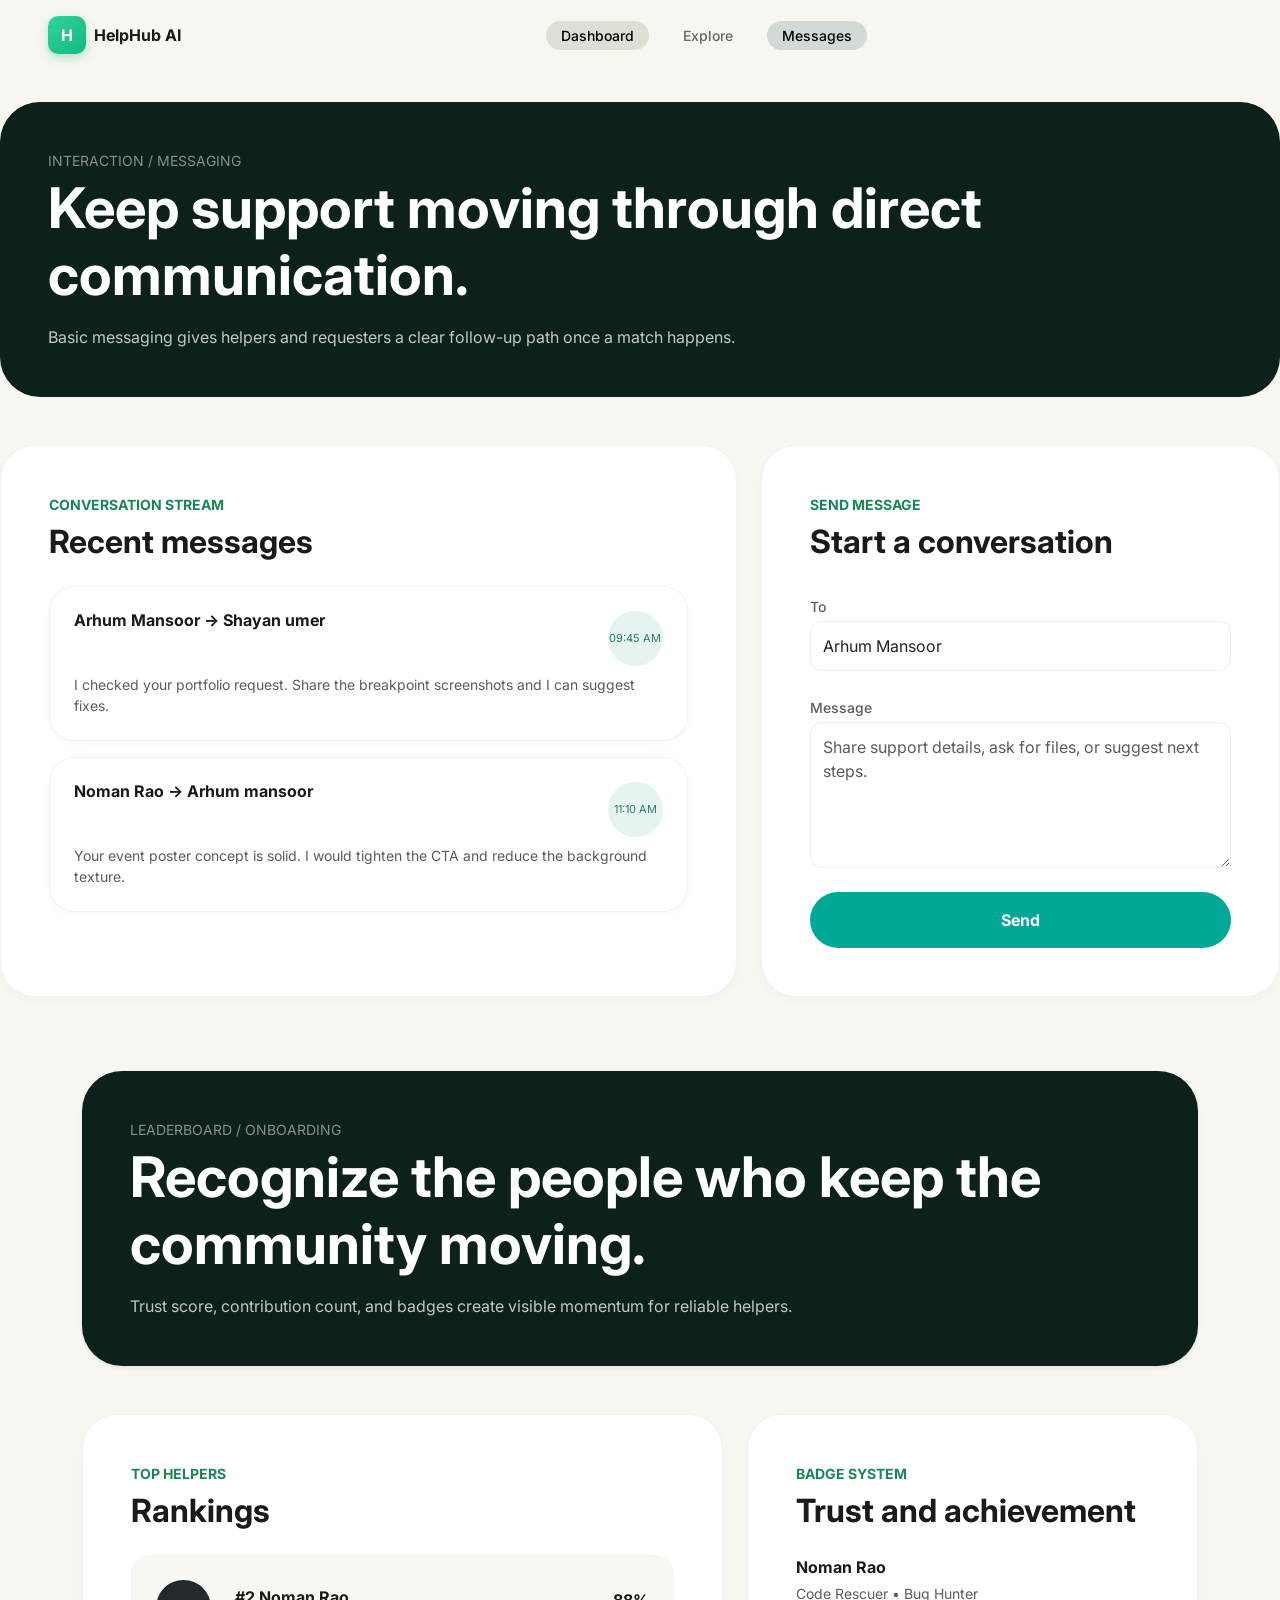
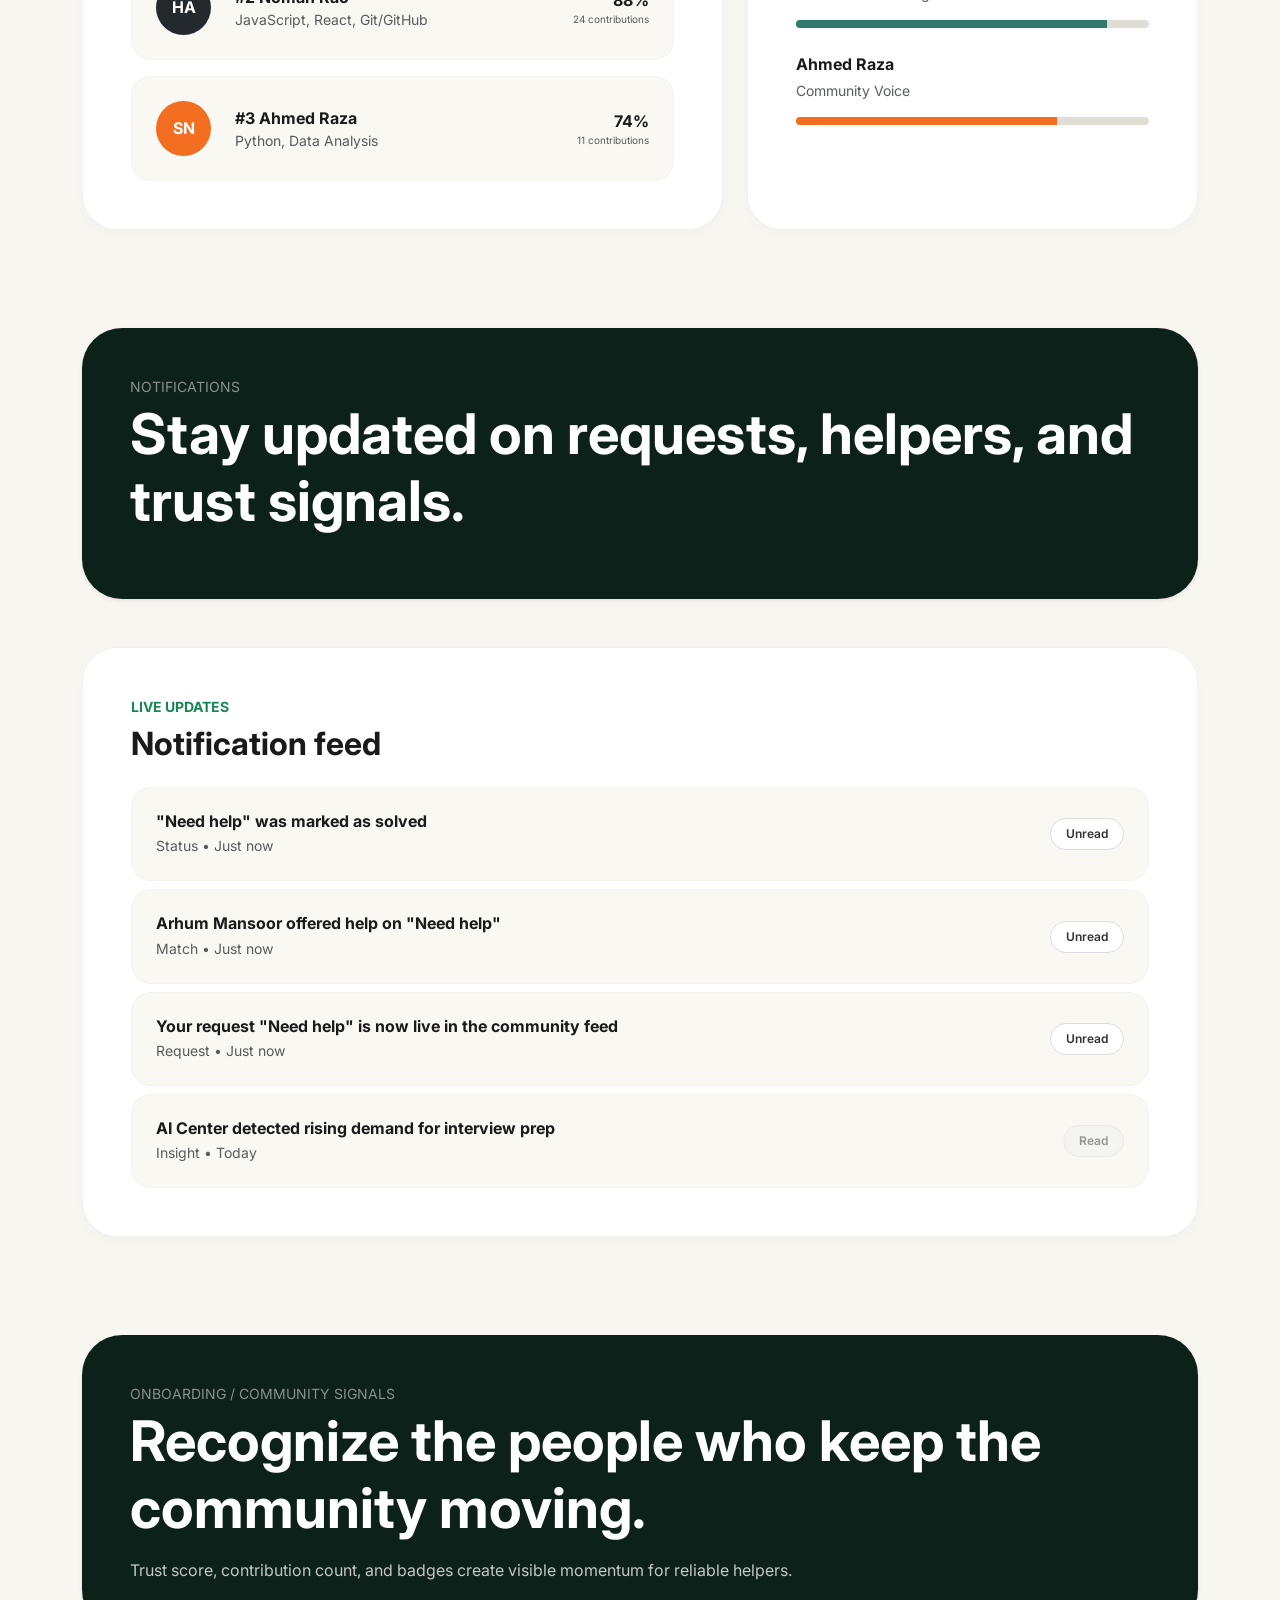
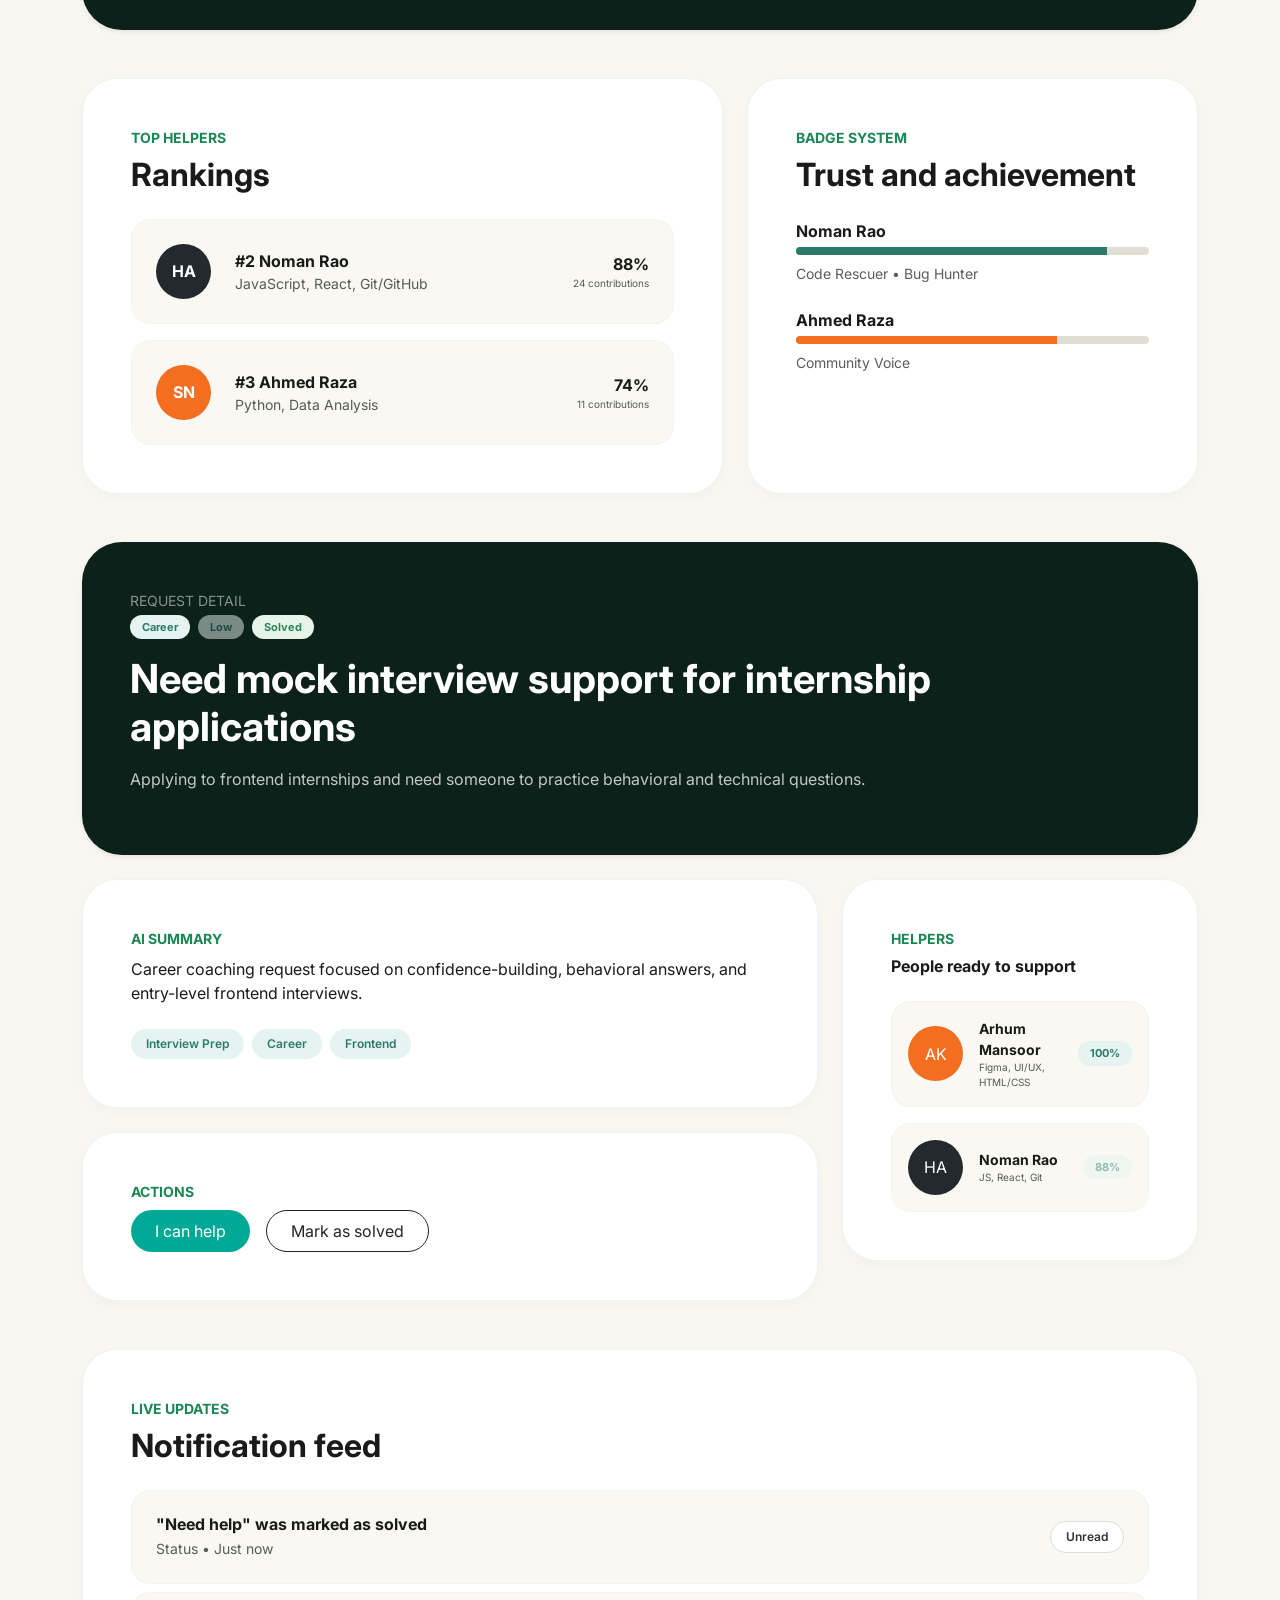
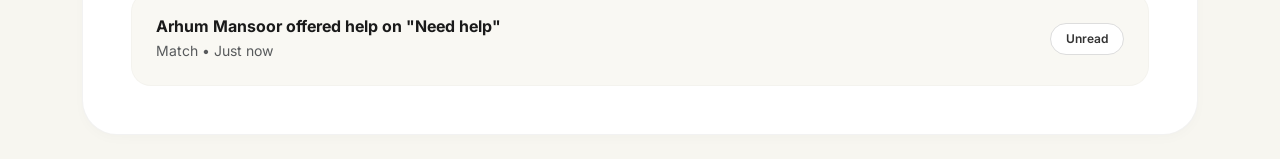
<file: onboarding.html>
<!DOCTYPE html>
<html lang="en">

<head>
    <meta charset="UTF-8">
    <meta name="viewport" content="width=device-width, initial-scale=1.0">
    <title>Messages - HelpHub AI</title>
    <link href="https://cdn.jsdelivr.net/npm/bootstrap@5.3.0/dist/css/bootstrap.min.css" rel="stylesheet">
    <link href="https://fonts.googleapis.com/css2?family=Inter:wght@400;500;600;700&display=swap" rel="stylesheet">
    <link rel="stylesheet" href="style.css">
</head>

<body class="bg-light-cream">


    <nav class="d-flex justify-content-between align-items-center  mt-3 mb-5 px-5">
        <div class="d-flex align-items-center gap-2">
            <div class="logo">H</div>
            <strong>HelpHub AI</strong>
        </div>
        <div class="mx-auto nav-links">
            <a href="dashboard.html" class="active">Dashboard</a>
            <a href="explore.html">Explore</a>
            <a href="messages.html" class="active-pill">Messages</a>
        </div>
    </nav>

    <div class="ai-header-card p-5 mb-5">
        <p class="small text-uppercase tracking-widest opacity-50 mb-1">INTERACTION / MESSAGING</p>
        <h1 class="display-4 fw-bold text-white mb-3">Keep support moving through direct communication.</h1>
        <p class="text-white opacity-75 mb-0">Basic messaging gives helpers and requesters a clear follow-up path
            once a match happens.</p>
    </div>


    <div class="row g-4">
        <div class="col-lg-7">
            <div class="content-card p-5 h-100">
                <p class="small fw-bold text-success mb-2 text-uppercase">CONVERSATION STREAM</p>
                <h2 class="fw-bold mb-4">Recent messages</h2>

                <div class="d-flex flex-column gap-3">
                    <div class="msg-card p-4">
                        <div class="d-flex justify-content-between align-items-start mb-2">
                            <h6 class="fw-bold mb-0">Arhum Mansoor → Shayan umer </h6>
                            <span class="time-badge">09:45 AM</span>
                        </div>
                        <p class="text-muted small mb-0">I checked your portfolio request. Share the breakpoint
                            screenshots and I can suggest fixes.</p>
                    </div>

                    <div class="msg-card p-4">
                        <div class="d-flex justify-content-between align-items-start mb-2">
                            <h6 class="fw-bold mb-0">Noman Rao → Arhum mansoor</h6>
                            <span class="time-badge">11:10 AM</span>
                        </div>
                        <p class="text-muted small mb-0">Your event poster concept is solid. I would tighten the CTA
                            and reduce the background texture.</p>
                    </div>
                </div>
            </div>
        </div>

        <div class="col-lg-5">
            <div class="content-card p-5 h-100">
                <p class="small fw-bold text-success mb-2 text-uppercase">SEND MESSAGE</p>
                <h2 class="fw-bold mb-4">Start a conversation</h2>

                <form>
                    <div class="mb-3">
                        <label class="form-label small text-muted mb-1">To</label>
                        <select class="form-select custom-input">
                            <option>Arhum Mansoor</option>
                            <option>Noman Rao</option>
                            <option>Shayan umer</option>
                        </select>
                    </div>

                    <div class="mb-4">
                        <label class="form-label small text-muted mb-1">Message</label>
                        <textarea class="form-control custom-input" rows="5"
                            placeholder="Share support details, ask for files, or suggest next steps."></textarea>
                    </div>

                    <button type="button" class="btn btn-teal w-100 rounded-pill py-3 fw-bold">Send</button>
                </form>
            </div>
        </div>
    </div>
    </div>

    <body class="bg-cream">

        <div class="container py-4">
            <div class="ai-header-card p-5 mb-5 shadow-sm">
                <p class="small text-uppercase tracking-widest opacity-50 mb-1">LEADERBOARD / ONBOARDING</p>
                <h1 class="display-4 fw-bold text-white mb-3">Recognize the people who keep the community moving.</h1>
                <p class="text-white opacity-75 mb-0">Trust score, contribution count, and badges create visible
                    momentum for reliable helpers.</p>
            </div>
            <div class="row g-4">
                <div class="col-lg-7">
                    <div class="content-card p-5 h-100">
                        <p class="small fw-bold text-success mb-2 text-uppercase">TOP HELPERS</p>
                        <h2 class="fw-bold mb-4">Rankings</h2>

                        <div class="d-flex flex-column gap-3">
                            <div class="ranking-card p-4 d-flex align-items-center gap-4">
                                <div class="avatar bg-dark-slate text-white fw-bold">HA</div>
                                <div class="flex-grow-1">
                                    <p class="mb-0 fw-bold">#2 Noman Rao</p>
                                    <p class="mb-0 text-muted small">JavaScript, React, Git/GitHub</p>
                                </div>
                                <div class="text-end">
                                    <p class="mb-0 fw-bold">88%</p>
                                    <p class="mb-0 text-muted extra-small">24 contributions</p>
                                </div>
                            </div>

                            <div class="ranking-card p-4 d-flex align-items-center gap-4">
                                <div class="avatar bg-orange-soft text-white fw-bold">SN</div>
                                <div class="flex-grow-1">
                                    <p class="mb-0 fw-bold">#3 Ahmed Raza</p>
                                    <p class="mb-0 text-muted small">Python, Data Analysis</p>
                                </div>
                                <div class="text-end">
                                    <p class="mb-0 fw-bold">74%</p>
                                    <p class="mb-0 text-muted extra-small">11 contributions</p>
                                </div>
                            </div>
                        </div>
                    </div>
                </div>

                <div class="col-lg-5">
                    <div class="content-card p-5 h-100">
                        <p class="small fw-bold text-success mb-2 text-uppercase">BADGE SYSTEM</p>
                        <h2 class="fw-bold mb-4">Trust and achievement</h2>

                        <div class="d-flex flex-column gap-4">
                            <div class="badge-progress-item">
                                <p class="mb-1 fw-bold">Noman Rao</p>
                                <p class="mb-3 text-muted small">Code Rescuer • Bug Hunter</p>
                                <div class="custom-progress">
                                    <div class="fill bg-teal-bar" style="width: 88%;"></div>
                                </div>
                            </div>

                            <div class="badge-progress-item">
                                <p class="mb-1 fw-bold">Ahmed Raza</p>
                                <p class="mb-3 text-muted small">Community Voice</p>
                                <div class="custom-progress">
                                    <div class="fill bg-orange-bar" style="width: 74%;"></div>
                                </div>
                            </div>
                        </div>
                    </div>
                </div>
            </div>
        </div>

        <body class="bg-cream">

            <div class="container py-4">
                <div class="ai-header-card p-5 mb-5 shadow-sm">
                    <p class="small text-uppercase tracking-widest opacity-50 mb-1">NOTIFICATIONS</p>
                    <h1 class="display-4 fw-bold text-white mb-3">Stay updated on requests, helpers, and trust signals.
                    </h1>
                </div>
                <div class="content-card p-5">
                    <p class="small fw-bold text-success mb-2 text-uppercase">LIVE UPDATES</p>
                    <h2 class="fw-bold mb-4">Notification feed</h2>

                    <div class="d-flex flex-column gap-2">
                        <div class="notification-item d-flex justify-content-between align-items-center p-4">
                            <div>
                                <h6 class="fw-bold mb-1">"Need help" was marked as solved</h6>
                                <p class="mb-0 text-muted small">Status • Just now</p>
                            </div>
                            <span class="status-btn">Unread</span>
                        </div>

                        <div class="notification-item d-flex justify-content-between align-items-center p-4">
                            <div>
                                <h6 class="fw-bold mb-1">Arhum Mansoor offered help on "Need help"</h6>
                                <p class="mb-0 text-muted small">Match • Just now</p>
                            </div>
                            <span class="status-btn">Unread</span>
                        </div>

                        <div class="notification-item d-flex justify-content-between align-items-center p-4">
                            <div>
                                <h6 class="fw-bold mb-1">Your request "Need help" is now live in the community feed</h6>
                                <p class="mb-0 text-muted small">Request • Just now</p>
                            </div>
                            <span class="status-btn">Unread</span>
                        </div>

                        <div class="notification-item d-flex justify-content-between align-items-center p-4">
                            <div>
                                <h6 class="fw-bold mb-1">AI Center detected rising demand for interview prep</h6>
                                <p class="mb-0 text-muted small">Insight • Today</p>
                            </div>
                            <span class="status-btn read">Read</span>
                        </div>
                    </div>
                </div>
            </div>

            <body class="bg-cream">

                <div class="container py-4">
                    <div class="ai-header-card p-5 mb-5 shadow-sm">
                        <p class="small text-uppercase tracking-widest opacity-50 mb-1">ONBOARDING / COMMUNITY SIGNALS
                        </p>
                        <h1 class="display-4 fw-bold text-white mb-3">Recognize the people who keep the community
                            moving.</h1>
                        <p class="text-white opacity-75 mb-0">Trust score, contribution count, and badges create visible
                            momentum for reliable helpers.</p>
                    </div>
                    <div class="row g-4 mb-5">
                        <div class="col-lg-7">
                            <div class="content-card p-5 h-100">
                                <p class="small fw-bold text-success mb-2 text-uppercase">TOP HELPERS</p>
                                <h2 class="fw-bold mb-4">Rankings</h2>
                                <div class="ranking-card p-4 d-flex align-items-center gap-4 mb-3">
                                    <div class="avatar bg-dark-slate text-white fw-bold">HA</div>
                                    <div class="flex-grow-1">
                                        <p class="mb-0 fw-bold">#2 Noman Rao</p>
                                        <p class="mb-0 text-muted small">JavaScript, React, Git/GitHub</p>
                                    </div>
                                    <div class="text-end">
                                        <p class="mb-0 fw-bold">88%</p>
                                        <p class="mb-0 text-muted extra-small">24 contributions</p>
                                    </div>
                                </div>
                                <div class="ranking-card p-4 d-flex align-items-center gap-4">
                                    <div class="avatar bg-orange-soft text-white fw-bold">SN</div>
                                    <div class="flex-grow-1">
                                        <p class="mb-0 fw-bold">#3 Ahmed Raza</p>
                                        <p class="mb-0 text-muted small">Python, Data Analysis</p>
                                    </div>
                                    <div class="text-end">
                                        <p class="mb-0 fw-bold">74%</p>
                                        <p class="mb-0 text-muted extra-small">11 contributions</p>
                                    </div>
                                </div>
                            </div>
                        </div>
                        <div class="col-lg-5">
                            <div class="content-card p-5 h-100">
                                <p class="small fw-bold text-success mb-2 text-uppercase">BADGE SYSTEM</p>
                                <h2 class="fw-bold mb-4">Trust and achievement</h2>
                                <div class="badge-progress-item mb-4">
                                    <p class="mb-1 fw-bold">Noman Rao</p>
                                    <div class="custom-progress mb-2">
                                        <div class="fill bg-teal-bar" style="width: 88%;"></div>
                                    </div>
                                    <p class="text-muted small">Code Rescuer • Bug Hunter</p>
                                </div>
                                <div class="badge-progress-item">
                                    <p class="mb-1 fw-bold">Ahmed Raza</p>
                                    <div class="custom-progress mb-2">
                                        <div class="fill bg-orange-bar" style="width: 74%;"></div>
                                    </div>
                                    <p class="text-muted small">Community Voice</p>
                                </div>
                            </div>
                        </div>
                    </div>

                    <div class="ai-header-card p-5 mb-4 shadow-sm">
                        <p class="small text-uppercase tracking-widest opacity-50 mb-1">REQUEST DETAIL</p>
                        <div class="d-flex gap-2 mb-3">
                            <span class="badge-custom bg-teal">Career</span>
                            <span class="badge-custom bg-teal opacity-50">Low</span>
                            <span class="badge-custom bg-green">Solved</span>
                        </div>
                        <h1 class="fw-bold text-white mb-3">Need mock interview support for internship applications</h1>
                        <p class="text-white opacity-75">Applying to frontend internships and need someone to practice
                            behavioral and technical questions.</p>
                    </div>

                    <div class="row g-4 mb-5">
                        <div class="col-lg-8">
                            <div class="content-card p-5 mb-4">
                                <p class="small fw-bold text-success mb-2 text-uppercase">AI SUMMARY</p>
                                <p class="mb-4">Career coaching request focused on confidence-building, behavioral
                                    answers, and entry-level frontend interviews.</p>
                                <div class="d-flex gap-2">
                                    <span class="tag-pill">Interview Prep</span>
                                    <span class="tag-pill">Career</span>
                                    <span class="tag-pill">Frontend</span>
                                </div>
                            </div>
                            <div class="content-card p-5">
                                <p class="small fw-bold text-success mb-2 text-uppercase">ACTIONS</p>
                                <div class="d-flex gap-3">
                                    <button class="btn btn-teal px-4 py-2">I can help</button>
                                    <button class="btn btn-outline-dark rounded-pill px-4 py-2">Mark as solved</button>
                                </div>
                            </div>
                        </div>
                        <div class="col-lg-4">
                            <div class="content-card p-5">
                                <p class="small fw-bold text-success mb-2 text-uppercase">HELPERS</p>
                                <h6 class="fw-bold mb-4">People ready to support</h6>
                                <div class="ranking-card p-3 d-flex align-items-center gap-3 mb-3">
                                    <div class="avatar bg-orange-soft text-white fw-small">AK</div>
                                    <div class="flex-grow-1">
                                        <p class="mb-0 fw-bold small">Arhum Mansoor</p>
                                        <p class="extra-small text-muted mb-0">Figma, UI/UX, HTML/CSS</p>
                                    </div>
                                    <span class="badge-custom bg-teal small">100%</span>
                                </div>
                                <div class="ranking-card p-3 d-flex align-items-center gap-3">
                                    <div class="avatar bg-dark-slate text-white fw-small">HA</div>
                                    <div class="flex-grow-1">
                                        <p class="mb-0 fw-bold small">Noman Rao</p>
                                        <p class="extra-small text-muted mb-0">JS, React, Git</p>
                                    </div>
                                    <span class="badge-custom bg-teal opacity-50 small">88%</span>
                                </div>
                            </div>
                        </div>
                    </div>

                    <div class="content-card p-5">
                        <p class="small fw-bold text-success mb-2 text-uppercase">LIVE UPDATES</p>
                        <h2 class="fw-bold mb-4">Notification feed</h2>
                        <div class="d-flex flex-column gap-2">
                            <div class="notification-item d-flex justify-content-between align-items-center p-4">
                                <div>
                                    <h6 class="fw-bold mb-1">"Need help" was marked as solved</h6>
                                    <p class="mb-0 text-muted small">Status • Just now</p>
                                </div>
                                <span class="status-btn">Unread</span>
                            </div>
                            <div class="notification-item d-flex justify-content-between align-items-center p-4">
                                <div>
                                    <h6 class="fw-bold mb-1">Arhum Mansoor offered help on "Need help"</h6>
                                    <p class="mb-0 text-muted small">Match • Just now</p>
                                </div>
                                <span class="status-btn">Unread</span>
                            </div>
                        </div>
                    </div>
                </div>
                <style>
                    body {
                        font-family: 'Inter', sans-serif;
                        background-color: #f7f6f0;
                        /* Off-white image background */
                        color: #1a1a1a;
                    }

                    /* Navbar Customization */
                    .nav-links a {
                        text-decoration: none;
                        color: #666;
                        margin: 0 15px;
                        font-size: 14px;
                        font-weight: 500;
                    }

                    .nav-links a.active {
                        color: #000;
                        background: #e0ded4;
                        padding: 5px 15px;
                        border-radius: 20px;
                    }

                    .navbar strong {
                        color: #111827;
                        font-weight: 600;
                    }

                    .logo {
                        background: linear-gradient(135deg, #34d399, #10b981);
                        color: #ffffff;
                        width: 38px;
                        height: 38px;
                        border-radius: 10px;
                        display: flex;
                        align-items: center;
                        justify-content: center;
                        font-weight: 700;
                        box-shadow: 0 4px 10px rgba(16, 185, 129, 0.3);
                    }

                    /* Messages Page Specific */
                    /* style.css - Complete Styling */

                    /* 1. Global Reset & Colors */
                    :root {
                        --bg-cream: #f7f6f0;
                        /* Poore page ka off-white color */
                        --dark-card: #0d211b;
                        /* Hero section ka dark green/black color */
                        --header-gray: #24292e;
                        /* Profile header ka dark color */
                        --teal-main: #00a896;
                        /* Buttons aur logo ka color */
                        --teal-light: #e6f4f1;
                        /* Badges ka light color */
                        --white: #ffffff;
                    }

                    body {
                        font-family: 'Inter', sans-serif;
                        background-color: var(--bg-cream) !important;
                        /* Force background color */
                        color: #1a1a1a;
                        margin: 0;
                        padding: 0;
                    }

                    /* 2. Navbar Styling */
                    .navbar {
                        background: transparent;
                    }

                    .nav-links a {
                        text-decoration: none;
                        color: #666;
                        margin: 0 15px;
                        font-size: 14px;
                        font-weight: 500;
                    }

                    .nav-links a.active,
                    .active-pill {
                        color: #000 !important;
                        background: #e0ded4;
                        padding: 6px 15px;
                        border-radius: 20px;
                    }

                    /* 3. Header Cards (Dark Sections) */
                    .feature-dark-card,
                    .ai-header-card,
                    .profile-header-card {
                        background-color: var(--dark-card) !important;
                        border-radius: 35px;
                        color: white !important;
                        padding: 50px;
                    }

                    /* 4. White Cards (Common for all pages) */
                    .stat-card,
                    .flow-card,
                    .problem-card,
                    .explore-stat-card,
                    .content-card,
                    .msg-card {
                        background-color: var(--white) !important;
                        border-radius: 25px;
                        border: 1px solid rgba(0, 0, 0, 0.05);
                        padding: 25px;
                        box-shadow: 0 4px 12px rgba(0, 0, 0, 0.02);
                    }

                    /* 5. Buttons & Pills */
                    .btn-dark {
                        background-color: var(--dark-card) !important;
                        border: none;
                    }

                    .btn-teal {
                        background-color: var(--teal-main) !important;
                        color: white !important;
                        border-radius: 30px;
                    }

                    .tag-pill,
                    .badge-custom {
                        padding: 4px 12px;
                        border-radius: 12px;
                        font-size: 11px;
                        font-weight: 600;
                        display: inline-block;
                    }

                    /* Specific Badge Colors */
                    .bg-teal {
                        background: var(--teal-light);
                        color: #2d7a6d;
                    }

                    .bg-red {
                        background: #fce8e8;
                        color: #c53030;
                    }

                    .bg-green {
                        background: #e7f5e9;
                        color: #2f855a;
                    }

                    /* 6. Special Elements */
                    .logo-box {
                        background: var(--teal-main);
                        color: white;
                        width: 35px;
                        height: 35px;
                        display: flex;
                        align-items: center;
                        justify-content: center;
                        border-radius: 10px;
                        font-weight: bold;
                    }

                    .time-badge {
                        background-color: var(--teal-light);
                        color: #2d7a6d;
                        width: 55px;
                        height: 55px;
                        border-radius: 50%;
                        display: flex;
                        align-items: center;
                        justify-content: center;
                        font-size: 11px;
                    }

                    /* 7. Forms */
                    .custom-input {
                        background: #fff;
                        border: 1px solid #eee;
                        border-radius: 12px;
                        padding: 12px;
                    }

                    /* Onboarding Specific Styles */
                    .bg-cream {
                        background-color: #f7f6f0;
                    }

                    .bg-dark-slate {
                        background-color: #24292e;
                    }

                    .bg-orange-soft {
                        background-color: #f36e21;
                    }

                    .ranking-card {
                        background-color: #fffdf7;
                        border: 1px solid rgba(0, 0, 0, 0.03);
                        border-radius: 20px;
                        transition: transform 0.2s;
                    }

                    .avatar {
                        width: 55px;
                        height: 55px;
                        border-radius: 50%;
                        display: flex;
                        align-items: center;
                        justify-content: center;
                        flex-shrink: 0;
                    }

                    .custom-progress {
                        width: 100%;
                        height: 8px;
                        background-color: #e0ded4;
                        border-radius: 10px;
                        overflow: hidden;
                    }

                    .custom-progress .fill {
                        height: 100%;
                    }

                    .bg-teal-bar {
                        background-color: #2d7a6d;
                    }

                    .bg-orange-bar {
                        background-color: #f36e21;
                    }

                    .extra-small {
                        font-size: 11px;
                    }

                    /* Notification Item Styling */
                    .notification-item {
                        background-color: #ffffff;
                        border: 1px solid rgba(0, 0, 0, 0.05);
                        border-radius: 15px;
                        transition: background 0.2s;
                    }

                    .notification-item:hover {
                        background-color: #f9f8f3;
                    }

                    .status-btn {
                        background: #ffffff;
                        border: 1px solid #ddd;
                        padding: 6px 15px;
                        border-radius: 20px;
                        font-size: 12px;
                        font-weight: 600;
                        color: #333;
                    }

                    .status-btn.read {
                        opacity: 0.5;
                        background: #f1f1f1;
                    }

                    /* Onboarding Navigation fix */
                    .active-pill {
                        background: #d1dad5 !important;
                    }

                    /* Custom utility for scrolling and matching images */
                    .bg-cream {
                        background-color: #f7f6f0 !important;
                    }

                    .ai-header-card {
                        background-color: #24292e;
                        border-radius: 40px;
                    }

                    .content-card {
                        background: white;
                        border-radius: 35px;
                        border: 1px solid rgba(0, 0, 0, 0.05);
                    }

                    .ranking-card,
                    .notification-item {
                        background: #f9f8f3;
                        border-radius: 20px;
                        border: 1px solid rgba(0, 0, 0, 0.02);
                    }

                    .tag-pill {
                        background: #e6f4f1;
                        color: #2d7a6d;
                        padding: 6px 15px;
                        border-radius: 20px;
                        font-size: 12px;
                        font-weight: 600;
                    }

                    .btn-teal {
                        background-color: #00a896;
                        border: none;
                        color: white;
                        border-radius: 30px;
                    }

                    .badge-custom {
                        padding: 4px 12px;
                        border-radius: 12px;
                        font-size: 11px;
                        font-weight: 700;
                    }

                    .bg-teal {
                        background: #e6f4f1;
                        color: #2d7a6d;
                    }

                    .bg-green {
                        background: #e7f5e9;
                        color: #2f855a;
                    }

                    .extra-small {
                        font-size: 10px;
                    }
                </style>

            </body>

</html>
</file>
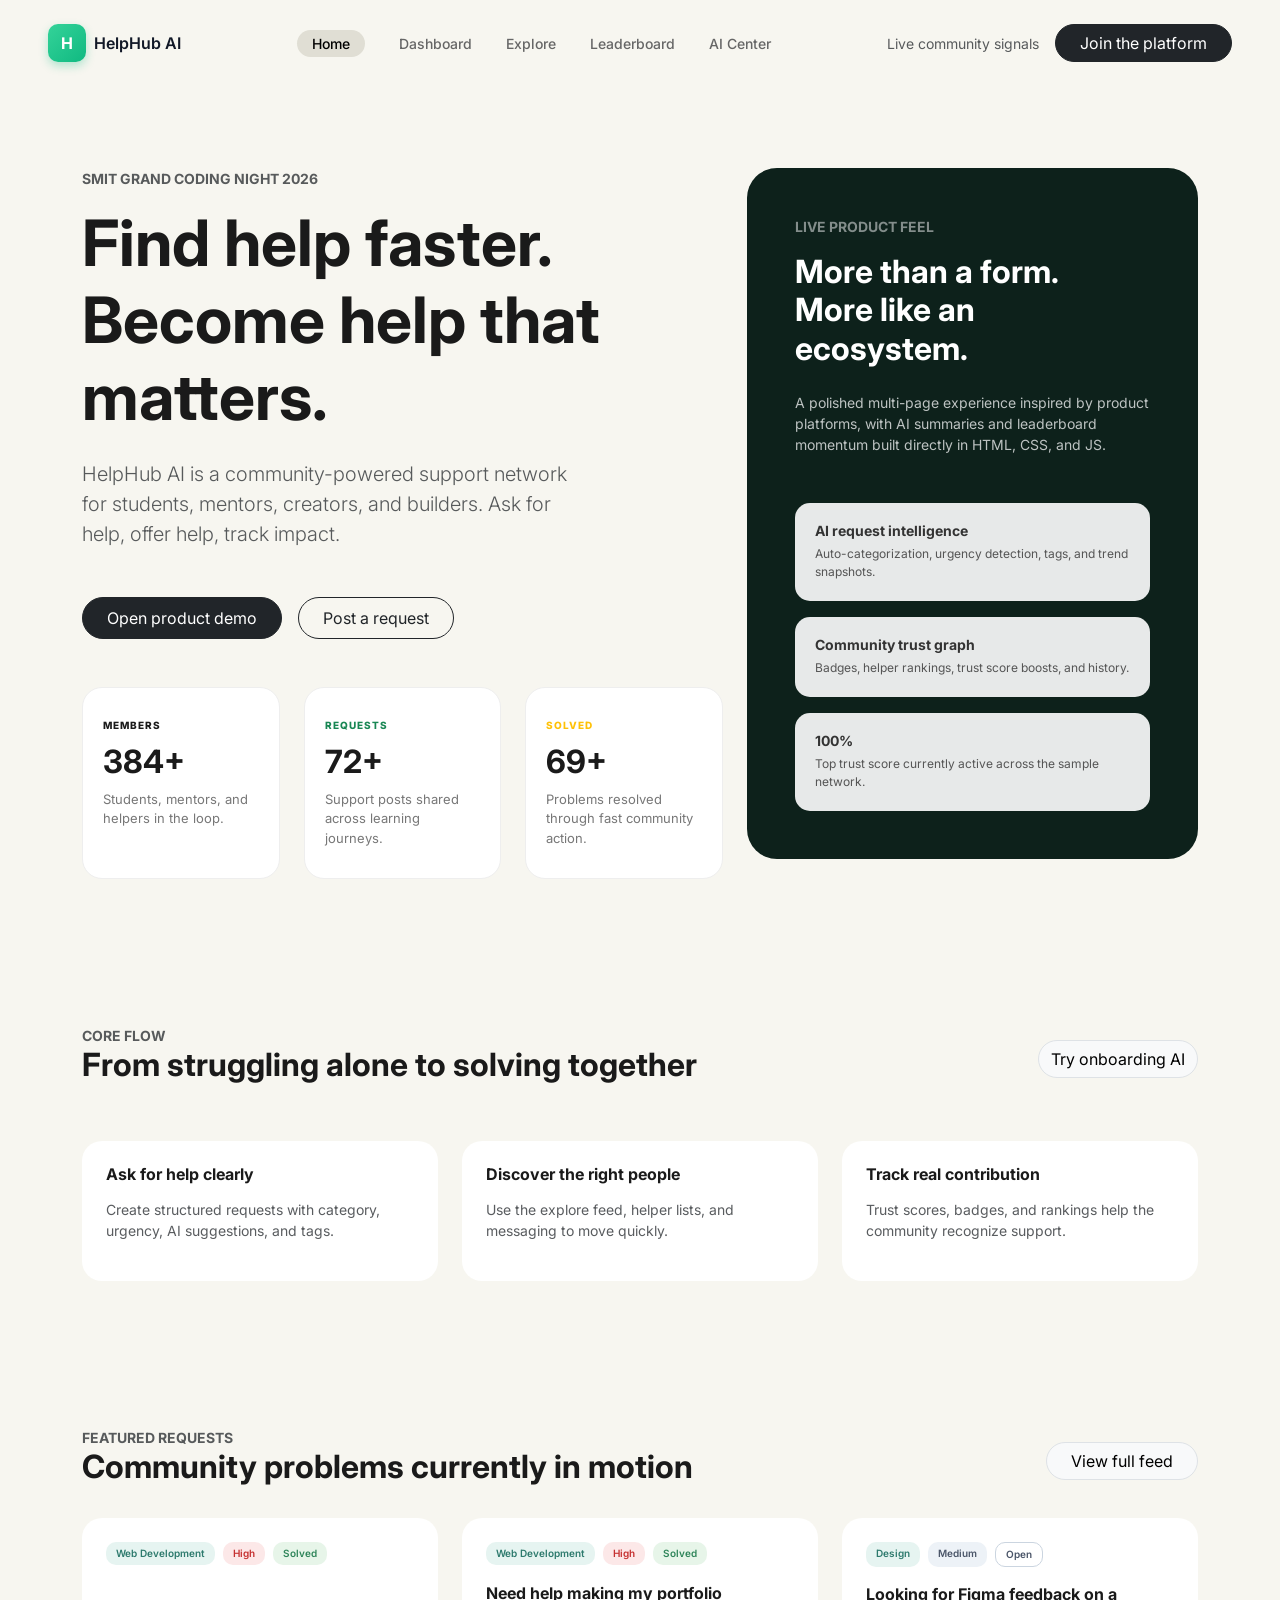
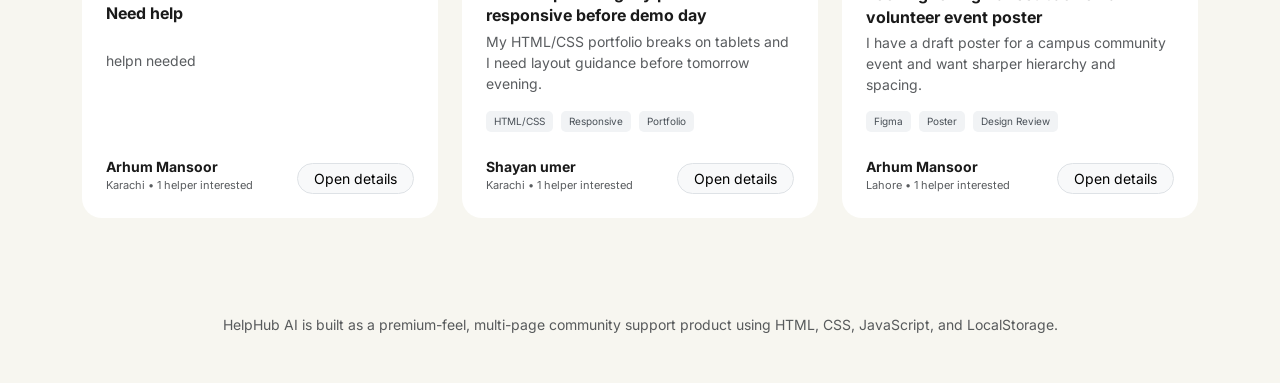
<file: page.html/dashboard.html>
<!DOCTYPE html>
<html lang="en">

<head>
    <meta charset="UTF-8">
    <meta name="viewport" content="width=device-width, initial-scale=1.0">
    <title>Helphub AI - Landing Page</title>
    <link href="https://cdn.jsdelivr.net/npm/bootstrap@5.3.0/dist/css/bootstrap.min.css" rel="stylesheet">
    <link href="https://fonts.googleapis.com/css2?family=Inter:wght@400;600;700&display=swap" rel="stylesheet">
    <link rel="stylesheet" href="style.css">
</head>

<body>
    <nav class="navbar d-flex justify-content-between align-items-center px-5 mt-3">
        <div class="d-flex align-items-center gap-2">
            <div class="logo">H</div>
            <strong>HelpHub AI</strong>
        </div>
            <div class="mx-auto nav-links">
                <a href="index.html" class="active">Home</a>
                <a href="dashboard.html">Dashboard</a>
                <a href="explore.html">Explore</a> <a href="leaderboard.html">Leaderboard</a>
                <a href="explore.html">AI Center</a>
            </div>
        </div>
        <span class="me-3 small text-muted">Live community signals</span>
        <button class="btn btn-dark rounded-pill px-4">Join the platform</button>
        </div>
        </div>
    </nav>

    <section class="hero-section container py-5">
        <div class="row">
            <div class="col-lg-7">
                <p class="small text-uppercase fw-bold tracking-wider text-muted">SMIT Grand Coding Night 2026</p>
                <h1 class="display-3 fw-bold mb-4">Find help faster. <br> Become help that matters.</h1>
                <p class="text-muted mb-5 lead" style="max-width: 500px;">
                    HelpHub AI is a community-powered support network for students, mentors, creators, and builders. Ask
                    for help, offer help, track impact.
                </p>
                <div class="d-flex gap-3 mb-5">
                    <button class="btn btn-dark rounded-pill px-4 py-2">Open product demo</button>
                    <button class="btn btn-outline-dark rounded-pill px-4 py-2">Post a request</button>
                </div>

                <div class="row g-4 stats-cards">
                    <div class="col-md-4">
                        <div class="stat-card">
                            <span class="label">MEMBERS</span>
                            <h3>384+</h3>
                            <p>Students, mentors, and helpers in the loop.</p>
                        </div>
                    </div>
                    <div class="col-md-4">
                        <div class="stat-card">
                            <span class="label text-success">REQUESTS</span>
                            <h3>72+</h3>
                            <p>Support posts shared across learning journeys.</p>
                        </div>
                    </div>
                    <div class="col-md-4">
                        <div class="stat-card">
                            <span class="label text-warning">SOLVED</span>
                            <h3>69+</h3>
                            <p>Problems resolved through fast community action.</p>
                        </div>
                    </div>
                </div>
            </div>

            <div class="col-lg-5">
                <div class="feature-dark-card p-5">
                    <p class="small fw-bold text-light opacity-50">LIVE PRODUCT FEEL</p>
                    <h2 class="text-white fw-bold mb-4">More than a form. <br> More like an ecosystem.</h2>
                    <p class="text-light opacity-75 mb-5 small">A polished multi-page experience inspired by product
                        platforms, with AI summaries and leaderboard momentum built directly in HTML, CSS, and JS.</p>

                    <div class="info-box mb-3">
                        <h6>AI request intelligence</h6>
                        <p>Auto-categorization, urgency detection, tags, and trend snapshots.</p>
                    </div>
                    <div class="info-box mb-3">
                        <h6>Community trust graph</h6>
                        <p>Badges, helper rankings, trust score boosts, and history.</p>
                    </div>
                    <div class="info-box">
                        <h6>100%</h6>
                        <p>Top trust score currently active across the sample network.</p>
                    </div>
                </div>
            </div>
        </div>
    </section>

    <section class="container py-5">
        <div class="d-flex justify-content-between align-items-center mb-5">
            <div>
                <p class="small fw-bold text-muted mb-0">CORE FLOW</p>
                <h2 class="fw-bold">From struggling alone to solving together</h2>
            </div>
            <button class="btn btn-light rounded-pill border">Try onboarding AI</button>
        </div>

        <div class="row g-4">
            <div class="col-md-4">
                <div class="flow-card p-4">
                    <h6>Ask for help clearly</h6>
                    <p class="text-muted">Create structured requests with category, urgency, AI suggestions, and tags.
                    </p>
                </div>
            </div>
            <div class="col-md-4">
                <div class="flow-card p-4">
                    <h6>Discover the right people</h6>
                    <p class="text-muted">Use the explore feed, helper lists, and messaging to move quickly.</p>
                </div>
            </div>
            <div class="col-md-4">
                <div class="flow-card p-4">
                    <h6>Track real contribution</h6>
                    <p class="text-muted">Trust scores, badges, and rankings help the community recognize support.</p>
                </div>
            </div>
        </div>
    </section>


    <section class="container py-5">
        <div class="d-flex justify-content-between align-items-center mb-4">
            <div>
                <p class="small fw-bold text-muted mb-0">FEATURED REQUESTS</p>
                <h2 class="fw-bold">Community problems currently in motion</h2>
            </div>
            <button class="btn btn-light rounded-pill border px-4">View full feed</button>
        </div>

        <div class="row g-4">
            <div class="col-md-4">
                <div class="problem-card p-4">
                    <div class="d-flex gap-2 mb-3">
                        <span class="badge-custom bg-teal">Web Development</span>
                        <span class="badge-custom bg-red">High</span>
                        <span class="badge-custom bg-green">Solved</span>
                    </div>
                    <h5 class="fw-bold mb-1">Need help</h5>
                    <p class="text-muted small">helpn needed</p>
                    <div class="mt-5 d-flex justify-content-between align-items-end">
                        <div>
                            <p class="mb-0 fw-bold small">Arhum Mansoor</p>
                            <p class="mb-0 text-muted extra-small">Karachi • 1 helper interested</p>
                        </div>
                        <button class="btn btn-light btn-sm rounded-pill border px-3">Open details</button>
                    </div>
                </div>
            </div>

            <div class="col-md-4">
                <div class="problem-card p-4">
                    <div class="d-flex gap-2 mb-3">
                        <span class="badge-custom bg-teal">Web Development</span>
                        <span class="badge-custom bg-red">High</span>
                        <span class="badge-custom bg-green">Solved</span>
                    </div>
                    <h5 class="fw-bold mb-1">Need help making my portfolio responsive before demo day</h5>
                    <p class="text-muted small">My HTML/CSS portfolio breaks on tablets and I need layout guidance
                        before tomorrow evening.</p>
                    <div class="d-flex gap-2 mb-4">
                        <span class="tag">HTML/CSS</span>
                        <span class="tag">Responsive</span>
                        <span class="tag">Portfolio</span>
                    </div>
                    <div class="d-flex justify-content-between align-items-end">
                        <div>
                            <p class="mb-0 fw-bold small">Shayan umer</p>
                            <p class="mb-0 text-muted extra-small">Karachi • 1 helper interested</p>
                        </div>
                        <button class="btn btn-light btn-sm rounded-pill border px-3">Open details</button>
                    </div>
                </div>
            </div>

            <div class="col-md-4">
                <div class="problem-card p-4">
                    <div class="d-flex gap-2 mb-3">
                        <span class="badge-custom bg-teal">Design</span>
                        <span class="badge-custom bg-gray">Medium</span>
                        <span class="badge-custom bg-outline">Open</span>
                    </div>
                    <h5 class="fw-bold mb-1">Looking for Figma feedback on a volunteer event poster</h5>
                    <p class="text-muted small">I have a draft poster for a campus community event and want sharper
                        hierarchy and spacing.</p>
                    <div class="d-flex gap-2 mb-4">
                        <span class="tag">Figma</span>
                        <span class="tag">Poster</span>
                        <span class="tag">Design Review</span>
                    </div>
                    <div class="d-flex justify-content-between align-items-end">
                        <div>
                            <p class="mb-0 fw-bold small">Arhum Mansoor</p>
                            <p class="mb-0 text-muted extra-small">Lahore • 1 helper interested</p>
                        </div>
                        <button class="btn btn-light btn-sm rounded-pill border px-3">Open details</button>
                    </div>
                </div>
            </div>
        </div>
    </section>

    <footer class="text-center py-5 text-muted small">
        HelpHub AI is built as a premium-feel, multi-page community support product using HTML, CSS, JavaScript, and
        LocalStorage.
    </footer>

    <style>
        body {
            font-family: 'Inter', sans-serif;
            background-color: #f7f6f0;
            /* Off-white image background */
            color: #1a1a1a;
        }

        /* Navbar Customization */
        .nav-links a {
            text-decoration: none;
            color: #666;
            margin: 0 15px;
            font-size: 14px;
            font-weight: 500;
        }

        .nav-links a.active {
            color: #000;
            background: #e0ded4;
            padding: 5px 15px;
            border-radius: 20px;
        }

        .navbar strong {
            color: #111827;
            font-weight: 600;
        }

        .logo {
            background: linear-gradient(135deg, #34d399, #10b981);
            color: #ffffff;
            width: 38px;
            height: 38px;
            border-radius: 10px;
            display: flex;
            align-items: center;
            justify-content: center;
            font-weight: 700;
            box-shadow: 0 4px 10px rgba(16, 185, 129, 0.3);
        }

        /* Hero Section */
        .hero-section {
            padding-top: 80px;
        }

        /* Stats Cards */
        .stat-card {
            background: #fff;
            padding: 30px 20px;
            border-radius: 20px;
            border: 1px solid #eee;
            height: 100%;
        }

        .stat-card .label {
            font-size: 10px;
            font-weight: 800;
            letter-spacing: 1px;
            display: block;
            margin-bottom: 10px;
        }

        .stat-card h3 {
            font-weight: 700;
            font-size: 32px;
        }

        .stat-card p {
            font-size: 13px;
            color: #777;
            margin-bottom: 0;
        }

        /* Feature Dark Card */
        .feature-dark-card {
            background-color: #0d211b;
            /* Dark green/black shade */
            border-radius: 30px;
            color: white;
        }

        .info-box {
            background: rgba(255, 255, 255, 0.9);
            color: #333;
            padding: 20px;
            border-radius: 15px;
        }

        .info-box h6 {
            font-weight: 700;
            margin-bottom: 5px;
            font-size: 14px;
        }

        .info-box p {
            font-size: 12px;
            margin-bottom: 0;
            color: #555;
        }

        /* Flow Cards */
        .flow-card {
            background: #fff;
            border-radius: 20px;
            height: 100%;
        }

        .flow-card h6 {
            font-weight: 700;
            margin-bottom: 15px;
        }

        .flow-card p {
            font-size: 14px;
        }

        /* Responsive adjustments */
        @media (max-width: 991px) {
            .feature-dark-card {
                margin-top: 40px;
            }
        }

        /* Previous CSS styles remain the same... */

        .problem-card {
            background: #fff;
            border-radius: 20px;
            height: 100%;
            display: flex;
            flex-direction: column;
            justify-content: space-between;
            transition: transform 0.2s;
        }

        .problem-card:hover {
            transform: translateY(-5px);
            box-shadow: 0 10px 20px rgba(0, 0, 0, 0.05);
        }

        .badge-custom {
            font-size: 10px;
            padding: 4px 10px;
            border-radius: 10px;
            font-weight: 600;
        }

        .bg-teal {
            background: #e6f4f1;
            color: #2d7a6d;
        }

        .bg-red {
            background: #fce8e8;
            color: #c53030;
        }

        .bg-green {
            background: #e7f5e9;
            color: #2f855a;
        }

        .bg-gray {
            background: #edf2f7;
            color: #4a5568;
        }

        .bg-outline {
            border: 1px solid #cbd5e0;
            color: #4a5568;
        }

        .tag {
            font-size: 10px;
            background: #f1f3f5;
            padding: 3px 8px;
            border-radius: 5px;
            color: #495057;
        }

        .extra-small {
            font-size: 11px;
        }

        h5 {
            font-size: 16px;
            line-height: 1.4;
        }
    </style>

</body>

</html>
</file>
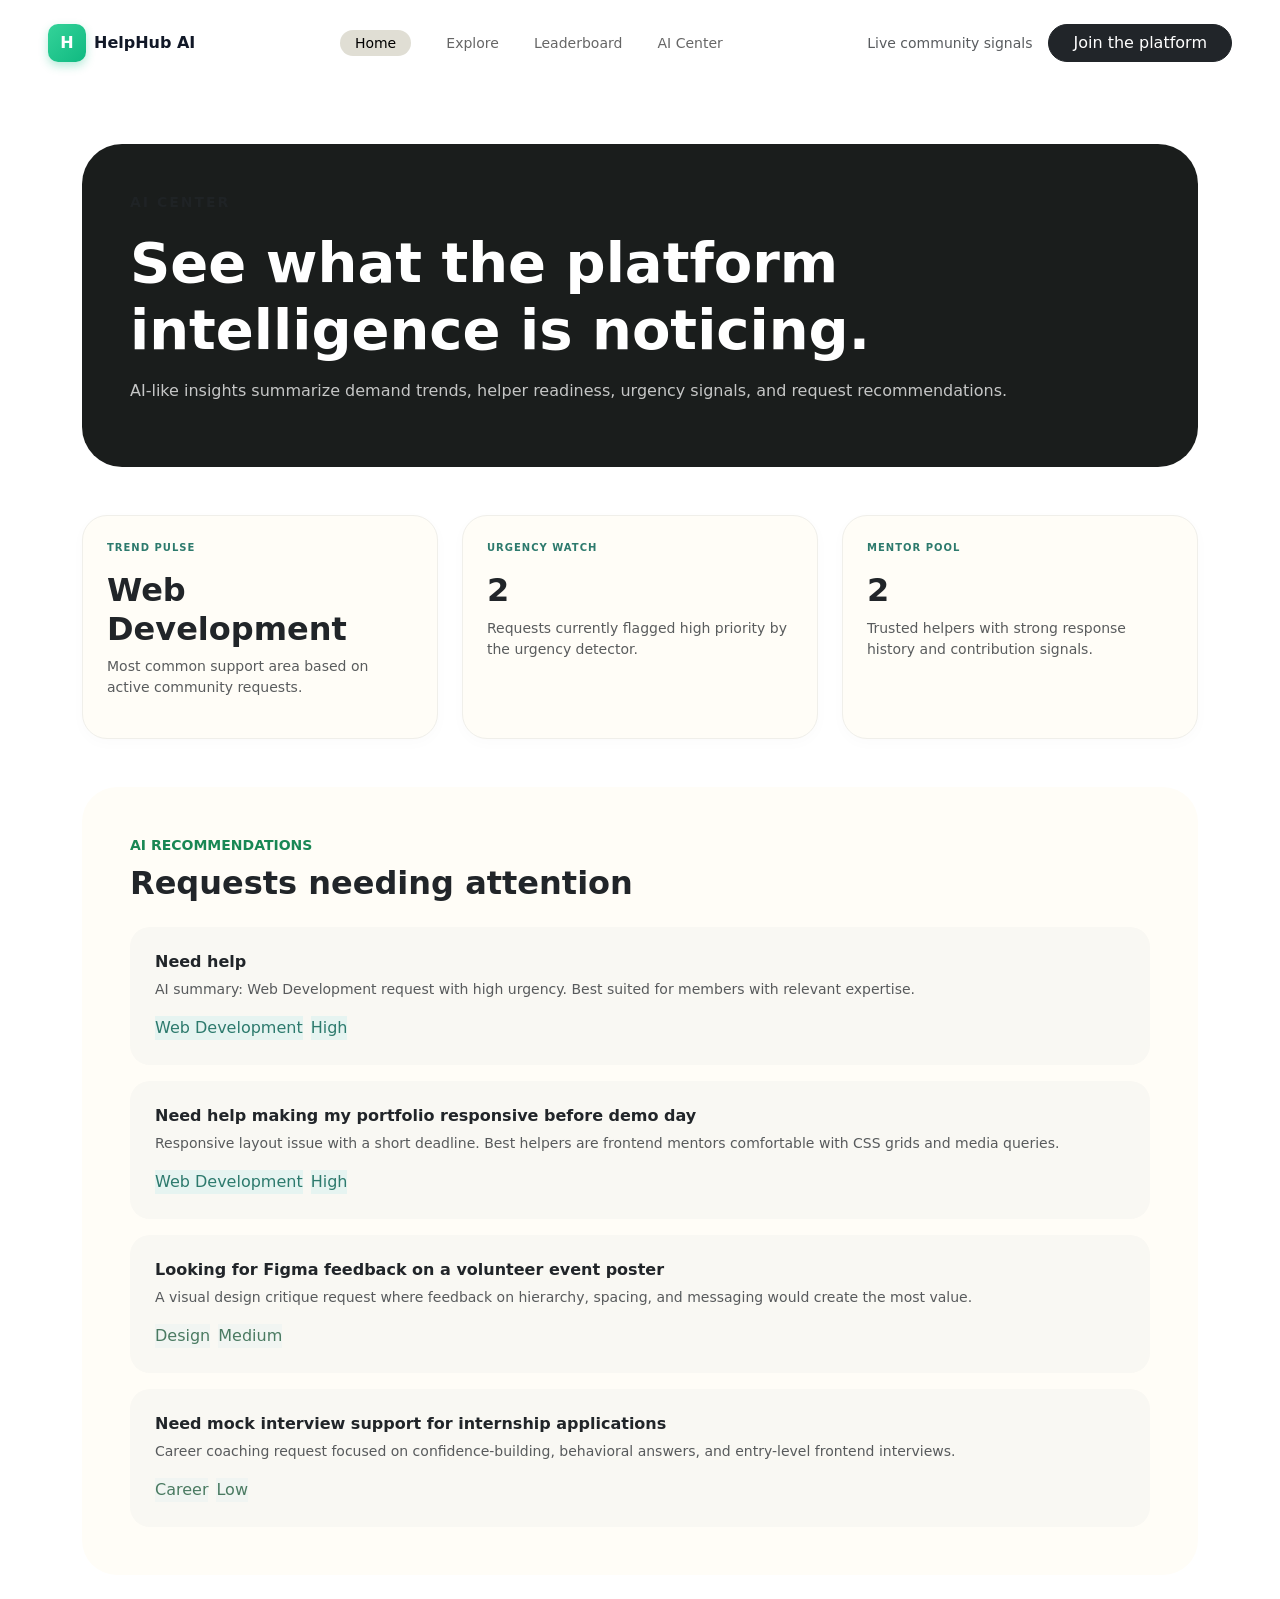
<file: page.html/explore.html>
<!DOCTYPE html>
<html lang="en">

<head>
    <meta charset="UTF-8">
    <meta name="viewport" content="width=device-width, initial-scale=1.0">
    <title>Explore - HelpHub AI</title>
    <link href="https://cdn.jsdelivr.net/npm/bootstrap@5.3.0/dist/css/bootstrap.min.css" rel="stylesheet">
    <link href="https://fonts.googleapis.com/css2?family=Inter:wght@400;500;600;700&display=swap" rel="stylesheet">
    <link rel="stylesheet" href="style.css">
</head>

<body class="explore-page">


    <nav class="navbar d-flex justify-content-between align-items-center px-5 mt-3">
        <div class="d-flex align-items-center gap-2">
            <div class="logo">H</div>
            <strong>HelpHub AI</strong>
        </div>
        <div class="mx-auto nav-links">
            <a href="dashboard.html" class="active">Home</a>
            <a href="explore.html">Explore</a> <a href="leaderboard.html">Leaderboard</a>
            <a href="explore.html">AI Center</a>
        </div>
        </div>
        <span class="me-3 small text-muted">Live community signals</span>
        <button class="btn btn-dark rounded-pill px-4">Join the platform</button>
        </div>
        </div>
    </nav>
    <div class="container py-4">
        <div class="ai-header-card p-5 mb-5">
            <p class="small fw-bold text-uppercase tracking-wider opacity-75">AI Center</p>
            <h1 class="display-4 fw-bold text-white mb-3">See what the platform intelligence is noticing.</h1>
            <p class="text-white opacity-75">AI-like insights summarize demand trends, helper readiness, urgency
                signals, and request recommendations.</p>
        </div>

        <div class="row g-4 mb-5">
            <div class="col-md-4">
                <div class="explore-stat-card p-4">
                    <p class="stat-label">TREND PULSE</p>
                    <h2 class="fw-bold">Web Development</h2>
                    <p class="text-muted small">Most common support area based on active community requests.</p>
                </div>
            </div>
            <div class="col-md-4">
                <div class="explore-stat-card p-4">
                    <p class="stat-label">URGENCY WATCH</p>
                    <h2 class="fw-bold">2</h2>
                    <p class="text-muted small">Requests currently flagged high priority by the urgency detector.</p>
                </div>
            </div>
            <div class="col-md-4">
                <div class="explore-stat-card p-4">
                    <p class="stat-label">MENTOR POOL</p>
                    <h2 class="fw-bold">2</h2>
                    <p class="text-muted small">Trusted helpers with strong response history and contribution signals.
                    </p>
                </div>
            </div>
        </div>

        <div class="recommendations-container p-5">
            <p class="small fw-bold text-success mb-2">AI RECOMMENDATIONS</p>
            <h2 class="fw-bold mb-4">Requests needing attention</h2>

            <div class="d-flex flex-column gap-3">
                <div class="req-item p-4">
                    <h6 class="fw-bold">Need help</h6>
                    <p class="text-muted small">AI summary: Web Development request with high urgency. Best suited for
                        members with relevant expertise.</p>
                    <div class="d-flex gap-2">
                        <span class="badge-custom bg-teal">Web Development</span>
                        <span class="badge-custom bg-teal">High</span>
                    </div>
                </div>

                <div class="req-item p-4">
                    <h6 class="fw-bold">Need help making my portfolio responsive before demo day</h6>
                    <p class="text-muted small">Responsive layout issue with a short deadline. Best helpers are frontend
                        mentors comfortable with CSS grids and media queries.</p>
                    <div class="d-flex gap-2">
                        <span class="badge-custom bg-teal">Web Development</span>
                        <span class="badge-custom bg-teal">High</span>
                    </div>
                </div>

                <div class="req-item p-4">
                    <h6 class="fw-bold">Looking for Figma feedback on a volunteer event poster</h6>
                    <p class="text-muted small">A visual design critique request where feedback on hierarchy, spacing,
                        and messaging would create the most value.</p>
                    <div class="d-flex gap-2">
                        <span class="badge-custom bg-green-light">Design</span>
                        <span class="badge-custom bg-green-light">Medium</span>
                    </div>
                </div>

                <div class="req-item p-4">
                    <h6 class="fw-bold">Need mock interview support for internship applications</h6>
                    <p class="text-muted small">Career coaching request focused on confidence-building, behavioral
                        answers, and entry-level frontend interviews.</p>
                    <div class="d-flex gap-2">
                        <span class="badge-custom bg-green-light">Career</span>
                        <span class="badge-custom bg-green-light">Low</span>
                    </div>
                </div>
            </div>
        </div>
    </div>
    <style>
        .nav-links a {
            text-decoration: none;
            color: #666;
            margin: 0 15px;
            font-size: 14px;
            font-weight: 500;
        }

        .nav-links a.active {
            color: #000;
            background: #e0ded4;
            padding: 5px 15px;
            border-radius: 20px;
        }

        .navbar strong {
            color: #111827;
            font-weight: 600;
        }

        .logo {
            background: linear-gradient(135deg, #34d399, #10b981);
            color: #ffffff;
            width: 38px;
            height: 38px;
            border-radius: 10px;
            display: flex;
            align-items: center;
            justify-content: center;
            font-weight: 700;
            box-shadow: 0 4px 10px rgba(16, 185, 129, 0.3);
        }

        /* Explore Page Specific */
        .ai-header-card {
            background-color: #1a1d1c;
            /* Dark blackish green */
            border-radius: 40px;
        }

        .logo-box {
            background: #00a896;
            color: white;
            width: 32px;
            height: 32px;
            display: flex;
            align-items: center;
            justify-content: center;
            border-radius: 8px;
            font-weight: bold;
        }

        .nav-links-small a {
            text-decoration: none;
            color: #666;
            margin-left: 20px;
            font-size: 14px;
        }

        .active-pill {
            background: #e0e5e2;
            padding: 6px 15px;
            border-radius: 20px;
            color: #000 !important;
        }

        .explore-stat-card {
            background: #fffdf7;
            border-radius: 25px;
            border: 1px solid #f0efea;
            height: 100%;
            box-shadow: 0 4px 15px rgba(0, 0, 0, 0.02);
        }

        .stat-label {
            font-size: 10px;
            font-weight: 700;
            color: #2d7a6d;
            letter-spacing: 1px;
        }

        .recommendations-container {
            background: #fffdf7;
            border-radius: 35px;
        }

        .req-item {
            background: #f9f8f3;
            border-radius: 20px;
            border: 1px solid transparent;
        }

        .req-item:hover {
            border-color: #e0ded4;
        }

        .bg-teal {
            background: #e6f4f1;
            color: #2d7a6d;
        }

        .bg-green-light {
            background: #f1f5f2;
            color: #4a7a61;
        }

        .tracking-wider {
            letter-spacing: 2px;
        }
    </style>

</body>

</html>
</file>
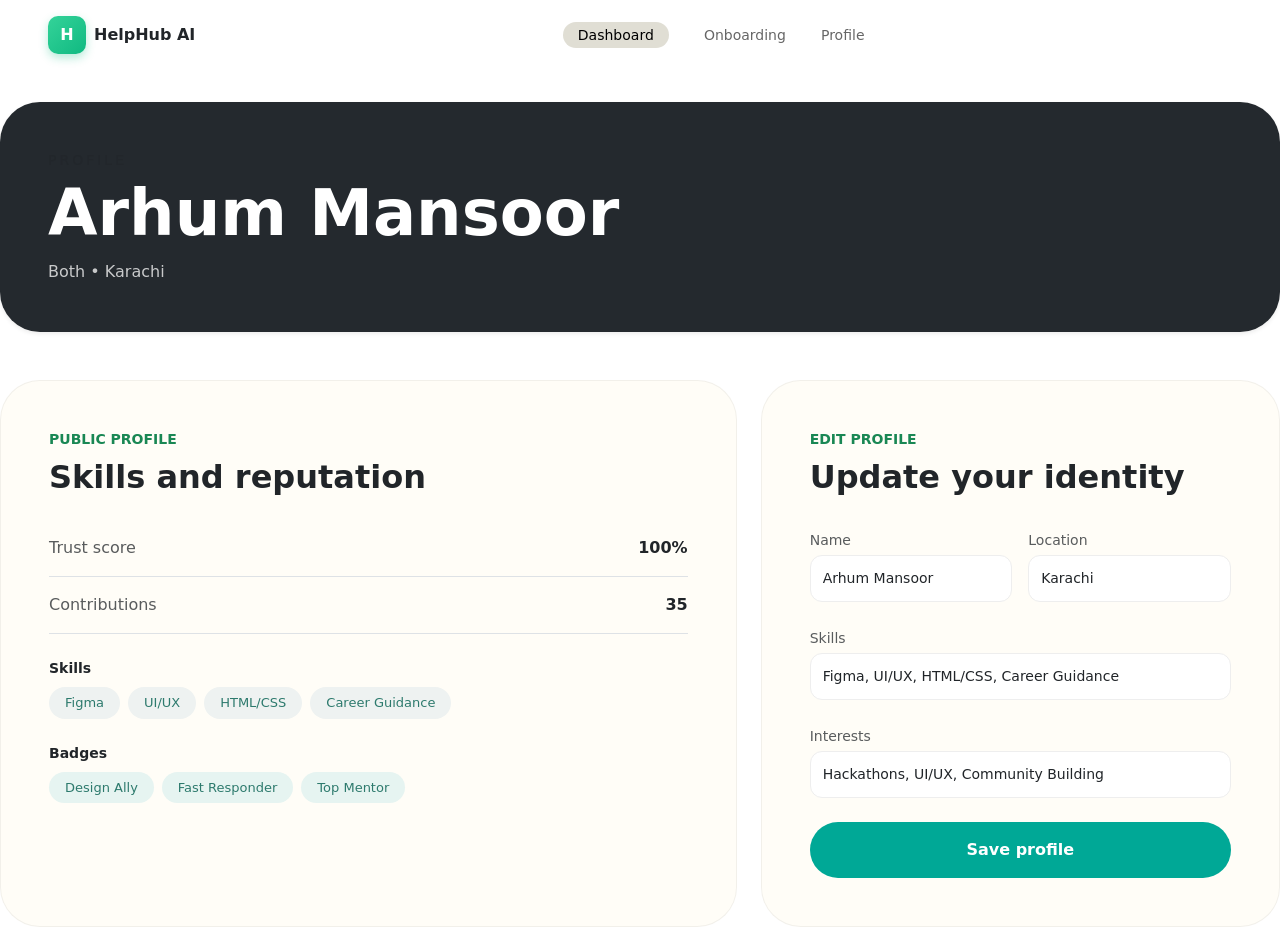
<file: page.html/leaderboard.html>
<!DOCTYPE html>
<html lang="en">

<head>
    <meta charset="UTF-8">
    <meta name="viewport" content="width=device-width, initial-scale=1.0">
    <title>Profile - HelpHub AI</title>
    <link href="https://cdn.jsdelivr.net/npm/bootstrap@5.3.0/dist/css/bootstrap.min.css" rel="stylesheet">
    <link href="https://fonts.googleapis.com/css2?family=Inter:wght@400;500;600;700&display=swap" rel="stylesheet">
    <link rel="stylesheet" href="style.css">
</head>

<body>
    <nav class="d-flex justify-content-between align-items-center  mt-3 mb-5 px-5">
        <div class="d-flex align-items-center gap-2">
            <div class="logo">H</div>
            <strong>HelpHub AI</strong>
        </div>
        <div class="mx-auto nav-links">
                <a href="dashboard.html" class="active">Dashboard</a>
                <a href="onboarding.html">Onboarding</a>
                <a href="leaderboard.html">Profile</a>
            </div>
    </nav>


        <div class="profile-header-card p-5 mb-5 shadow-sm">
            <p class="small text-uppercase tracking-widest opacity-50 mb-1">PROFILE</p>
            <h1 class="display-3 fw-bold text-white mb-2">Arhum Mansoor</h1>
            <p class="text-white opacity-75 mb-0">Both • Karachi</p>
        </div>

        <div class="row g-4">
            <div class="col-lg-7">
                <div class="content-card p-5 h-100">
                    <p class="small fw-bold text-success mb-2 text-uppercase">Public Profile</p>
                    <h2 class="fw-bold mb-4">Skills and reputation</h2>

                    <div class="d-flex justify-content-between border-bottom py-3">
                        <span class="text-muted">Trust score</span>
                        <span class="fw-bold">100%</span>
                    </div>
                    <div class="d-flex justify-content-between border-bottom py-3 mb-4">
                        <span class="text-muted">Contributions</span>
                        <span class="fw-bold">35</span>
                    </div>

                    <p class="small fw-bold mb-2">Skills</p>
                    <div class="d-flex flex-wrap gap-2 mb-4">
                        <span class="tag-pill">Figma</span>
                        <span class="tag-pill">UI/UX</span>
                        <span class="tag-pill">HTML/CSS</span>
                        <span class="tag-pill">Career Guidance</span>
                    </div>

                    <p class="small fw-bold mb-2">Badges</p>
                    <div class="d-flex flex-wrap gap-2">
                        <span class="badge-pill bg-teal-light">Design Ally</span>
                        <span class="badge-pill bg-teal-light">Fast Responder</span>
                        <span class="badge-pill bg-teal-light">Top Mentor</span>
                    </div>
                </div>
            </div>

            <div class="col-lg-5">
                <div class="content-card p-5 h-100">
                    <p class="small fw-bold text-success mb-2 text-uppercase">Edit Profile</p>
                    <h2 class="fw-bold mb-4">Update your identity</h2>

                    <form>
                        <div class="row g-3 mb-3">
                            <div class="col-md-6">
                                <label class="form-label small text-muted mb-1">Name</label>
                                <input type="text" class="form-control custom-input" value="Arhum Mansoor">
                            </div>
                            <div class="col-md-6">
                                <label class="form-label small text-muted mb-1">Location</label>
                                <input type="text" class="form-control custom-input" value="Karachi">
                            </div>
                        </div>

                        <div class="mb-3">
                            <label class="form-label small text-muted mb-1">Skills</label>
                            <input type="text" class="form-control custom-input"
                                value="Figma, UI/UX, HTML/CSS, Career Guidance">
                        </div>

                        <div class="mb-4">
                            <label class="form-label small text-muted mb-1">Interests</label>
                            <input type="text" class="form-control custom-input"
                                value="Hackathons, UI/UX, Community Building">
                        </div>

                        <button type="button" class="btn btn-teal w-100 rounded-pill py-3 fw-bold">Save profile</button>
                    </form>
                </div>
            </div>
        </div>
    </div>
    <style>
        
        /* Navbar Customization */
        .nav-links a {
            text-decoration: none;
            color: #666;
            margin: 0 15px;
            font-size: 14px;
            font-weight: 500;
        }

        .nav-links a.active {
            color: #000;
            background: #e0ded4;
            padding: 5px 15px;
            border-radius: 20px;
        }

        .navbar strong {
            color: #111827;
            font-weight: 600;
        }

        .logo {
            background: linear-gradient(135deg, #34d399, #10b981);
            color: #ffffff;
            width: 38px;
            height: 38px;
            border-radius: 10px;
            display: flex;
            align-items: center;
            justify-content: center;
            font-weight: 700;
            box-shadow: 0 4px 10px rgba(16, 185, 129, 0.3);
        }
        /* Profile Page Custom Styles */
        .bg-light-cream {
            background-color: #f7f6f0;
        }

        .profile-header-card {
            background-color: #24292e;
            /* Dark slate gray */
            border-radius: 40px;
        }

        .content-card {
            background: #fffdf7;
            border-radius: 40px;
            border: 1px solid rgba(0, 0, 0, 0.05);
        }

        .tag-pill {
            background: #eef2f1;
            color: #2d7a6d;
            padding: 6px 16px;
            border-radius: 20px;
            font-size: 13px;
            font-weight: 500;
        }

        .badge-pill {
            padding: 6px 16px;
            border-radius: 20px;
            font-size: 13px;
            font-weight: 500;
        }

        .bg-teal-light {
            background: #e6f4f1;
            color: #2d7a6d;
        }

        .custom-input {
            background: #fff;
            border: 1px solid #eee;
            border-radius: 12px;
            padding: 12px;
            font-size: 14px;
        }

        .custom-input:focus {
            box-shadow: none;
            border-color: #00a896;
        }

        .btn-teal {
            background-color: #00a896;
            color: white;
            border: none;
            transition: 0.3s;
        }

        .btn-teal:hover {
            background-color: #008f80;
            color: white;
        }

        .tracking-widest {
            letter-spacing: 3px;
        }
    </style>

</body>

</html>
</file>
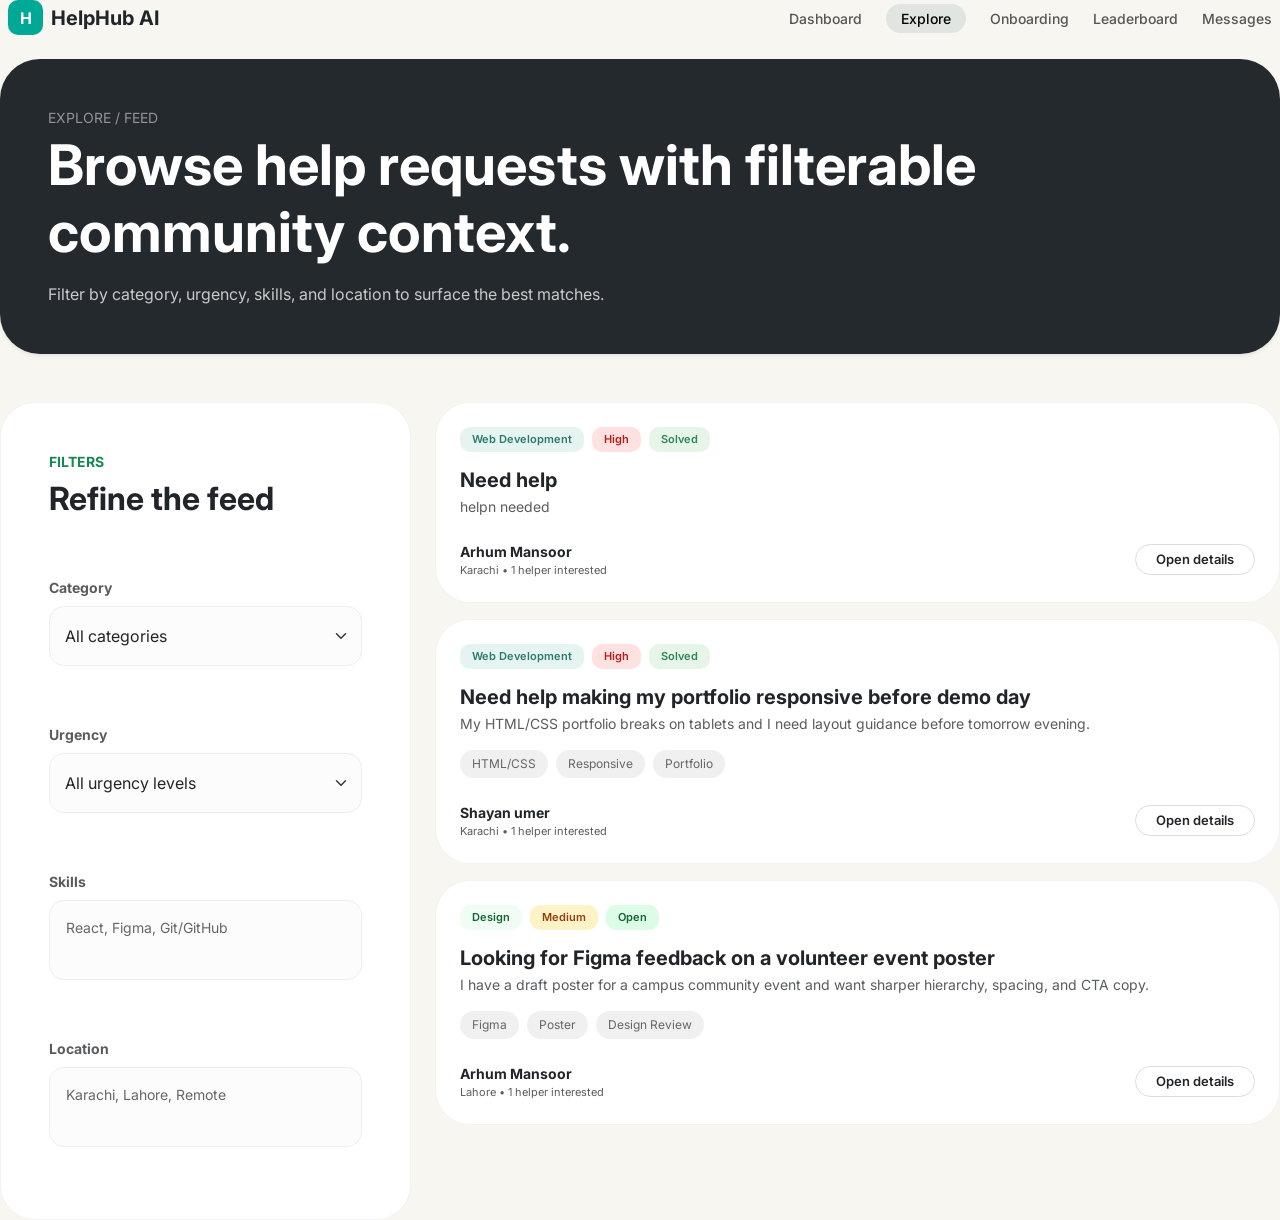
<file: page.html/message.html>
<!DOCTYPE html>
<html lang="en">

<head>
    <meta charset="UTF-8">
    <meta name="viewport" content="width=device-width, initial-scale=1.0">
    <title>Explore - HelpHub AI</title>
    <link href="https://cdn.jsdelivr.net/npm/bootstrap@5.3.0/dist/css/bootstrap.min.css" rel="stylesheet">
    <link href="https://fonts.googleapis.com/css2?family=Inter:wght@400;500;600;700&display=swap" rel="stylesheet">
    <link rel="stylesheet" href="style.css">
</head>

<body class="bg-cream">

        <header class="d-flex justify-content-between align-items-center mb-4 px-2">
            <div class="d-flex align-items-center gap-2">
                <div class="logo-box">H</div>
                <span class="fw-bold fs-5">HelpHub AI</span>
            </div>
            <nav class="nav-links-small">
                <a href="dashboard.html">Dashboard</a>
                <a href="explore.html" class="active-pill">Explore</a>
                <a href="onboarding.html">Onboarding</a>
                <a href="leaderboard.html">Leaderboard</a>
                <a href="messages.html">Messages</a>
            </nav>
        </header>

        <div class="ai-header-card p-5 mb-5 shadow-sm">
            <p class="small text-uppercase tracking-widest opacity-50 mb-1">EXPLORE / FEED</p>
            <h1 class="display-4 fw-bold text-white mb-3">Browse help requests with filterable community context.</h1>
            <p class="text-white opacity-75 mb-0">Filter by category, urgency, skills, and location to surface the best
                matches.</p>
        </div>

        <div class="row g-4">
            <div class="col-lg-4">
                <div class="content-card p-5 sticky-top" style="top: 20px;">
                    <p class="small fw-bold text-success mb-2 text-uppercase">FILTERS</p>
                    <h2 class="fw-bold mb-5">Refine the feed</h2>

                    <div class="mb-5">
                        <label class="form-label text-muted small fw-bold">Category</label>
                        <select class="form-select custom-select">
                            <option>All categories</option>
                        </select>
                    </div>

                    <div class="mb-5">
                        <label class="form-label text-muted small fw-bold">Urgency</label>
                        <select class="form-select custom-select">
                            <option>All urgency levels</option>
                        </select>
                    </div>

                    <div class="mb-5">
                        <label class="form-label text-muted small fw-bold">Skills</label>
                        <div class="custom-textarea p-3">React, Figma, Git/GitHub</div>
                    </div>

                    <div class="mb-4">
                        <label class="form-label text-muted small fw-bold">Location</label>
                        <div class="custom-textarea p-3">Karachi, Lahore, Remote</div>
                    </div>
                </div>
            </div>

            <div class="col-lg-8">
                <div class="d-flex flex-column gap-3">

                    <div class="content-card p-4">
                        <div class="d-flex gap-2 mb-3">
                            <span class="badge-pill bg-teal">Web Development</span>
                            <span class="badge-pill bg-red">High</span>
                            <span class="badge-pill bg-green">Solved</span>
                        </div>
                        <h5 class="fw-bold mb-1">Need help</h5>
                        <p class="text-muted small mb-4">helpn needed</p>
                        <div class="d-flex justify-content-between align-items-center">
                            <div>
                                <p class="mb-0 fw-bold small">Arhum Mansoor</p>
                                <p class="extra-small text-muted mb-0">Karachi • 1 helper interested</p>
                            </div>
                            <button class="btn btn-white-pill">Open details</button>
                        </div>
                    </div>

                    <div class="content-card p-4">
                        <div class="d-flex gap-2 mb-3">
                            <span class="badge-pill bg-teal">Web Development</span>
                            <span class="badge-pill bg-red">High</span>
                            <span class="badge-pill bg-green">Solved</span>
                        </div>
                        <h5 class="fw-bold mb-1">Need help making my portfolio responsive before demo day</h5>
                        <p class="text-muted small mb-3">My HTML/CSS portfolio breaks on tablets and I need layout
                            guidance before tomorrow evening.</p>
                        <div class="d-flex gap-2 mb-4">
                            <span class="tag-pill">HTML/CSS</span>
                            <span class="tag-pill">Responsive</span>
                            <span class="tag-pill">Portfolio</span>
                        </div>
                        <div class="d-flex justify-content-between align-items-center">
                            <div>
                                <p class="mb-0 fw-bold small">Shayan umer</p>
                                <p class="extra-small text-muted mb-0">Karachi • 1 helper interested</p>
                            </div>
                            <button class="btn btn-white-pill">Open details</button>
                        </div>
                    </div>

                    <div class="content-card p-4">
                        <div class="d-flex gap-2 mb-3">
                            <span class="badge-pill bg-design">Design</span>
                            <span class="badge-pill bg-medium">Medium</span>
                            <span class="badge-pill bg-open">Open</span>
                        </div>
                        <h5 class="fw-bold mb-1">Looking for Figma feedback on a volunteer event poster</h5>
                        <p class="text-muted small mb-3">I have a draft poster for a campus community event and want
                            sharper hierarchy, spacing, and CTA copy.</p>
                        <div class="d-flex gap-2 mb-4">
                            <span class="tag-pill">Figma</span>
                            <span class="tag-pill">Poster</span>
                            <span class="tag-pill">Design Review</span>
                        </div>
                        <div class="d-flex justify-content-between align-items-center">
                            <div>
                                <p class="mb-0 fw-bold small">Arhum Mansoor</p>
                                <p class="extra-small text-muted mb-0">Lahore • 1 helper interested</p>
                            </div>
                            <button class="btn btn-white-pill">Open details</button>
                        </div>
                    </div>

                </div>
            </div>
        </div>
    </div>
    <style>
        /* Styling as per image context */
        :root {
            --bg-cream: #f7f6f0;
            --dark-slate: #24292e;
            --teal-main: #00a896;
        }

        body.bg-cream {
            background-color: var(--bg-cream) !important;
            font-family: 'Inter', sans-serif;
        }

        .ai-header-card {
            background-color: var(--dark-slate);
            border-radius: 40px;
            color: white;
        }

        .content-card {
            background: white;
            border-radius: 35px;
            border: 1px solid rgba(0, 0, 0, 0.05);
        }

        /* Navigation */
        .logo-box {
            background: var(--teal-main);
            color: white;
            width: 35px;
            height: 35px;
            border-radius: 10px;
            display: flex;
            align-items: center;
            justify-content: center;
            font-weight: bold;
        }

        .nav-links-small a {
            text-decoration: none;
            color: #555;
            margin-left: 20px;
            font-size: 14px;
            font-weight: 500;
        }

        .active-pill {
            background: #e0e5e2;
            padding: 6px 15px;
            border-radius: 20px;
            color: #000 !important;
        }

        /* Filter Inputs */
        .custom-select {
            background-color: #fcfcfc;
            border: 1px solid #eee;
            border-radius: 15px;
            padding: 15px;
            height: 60px;
        }

        .custom-textarea {
            background-color: #fcfcfc;
            border: 1px solid #eee;
            border-radius: 15px;
            min-height: 80px;
            color: #666;
            font-size: 14px;
        }

        /* Badge & Pills */
        .badge-pill {
            padding: 4px 12px;
            border-radius: 10px;
            font-size: 11px;
            font-weight: 600;
        }

        .bg-teal {
            background: #e6f4f1;
            color: #2d7a6d;
        }

        .bg-red {
            background: #fee2e2;
            color: #b91c1c;
        }

        .bg-green {
            background: #e7f5e9;
            color: #2f855a;
        }

        .bg-design {
            background: #f0fdf4;
            color: #166534;
        }

        .bg-medium {
            background: #fef3c7;
            color: #92400e;
        }

        .bg-open {
            background: #dcfce7;
            color: #166534;
        }

        .tag-pill {
            background: #f0f0f0;
            color: #666;
            padding: 5px 12px;
            border-radius: 15px;
            font-size: 12px;
        }

        .btn-white-pill {
            border: 1px solid #ddd;
            border-radius: 20px;
            padding: 5px 20px;
            font-size: 13px;
            font-weight: 600;
            background: white;
        }

        .btn-white-pill:hover {
            background: #f8f8f8;
        }

        .extra-small {
            font-size: 11px;
        }
    </style>
</body>

</html>
</file>
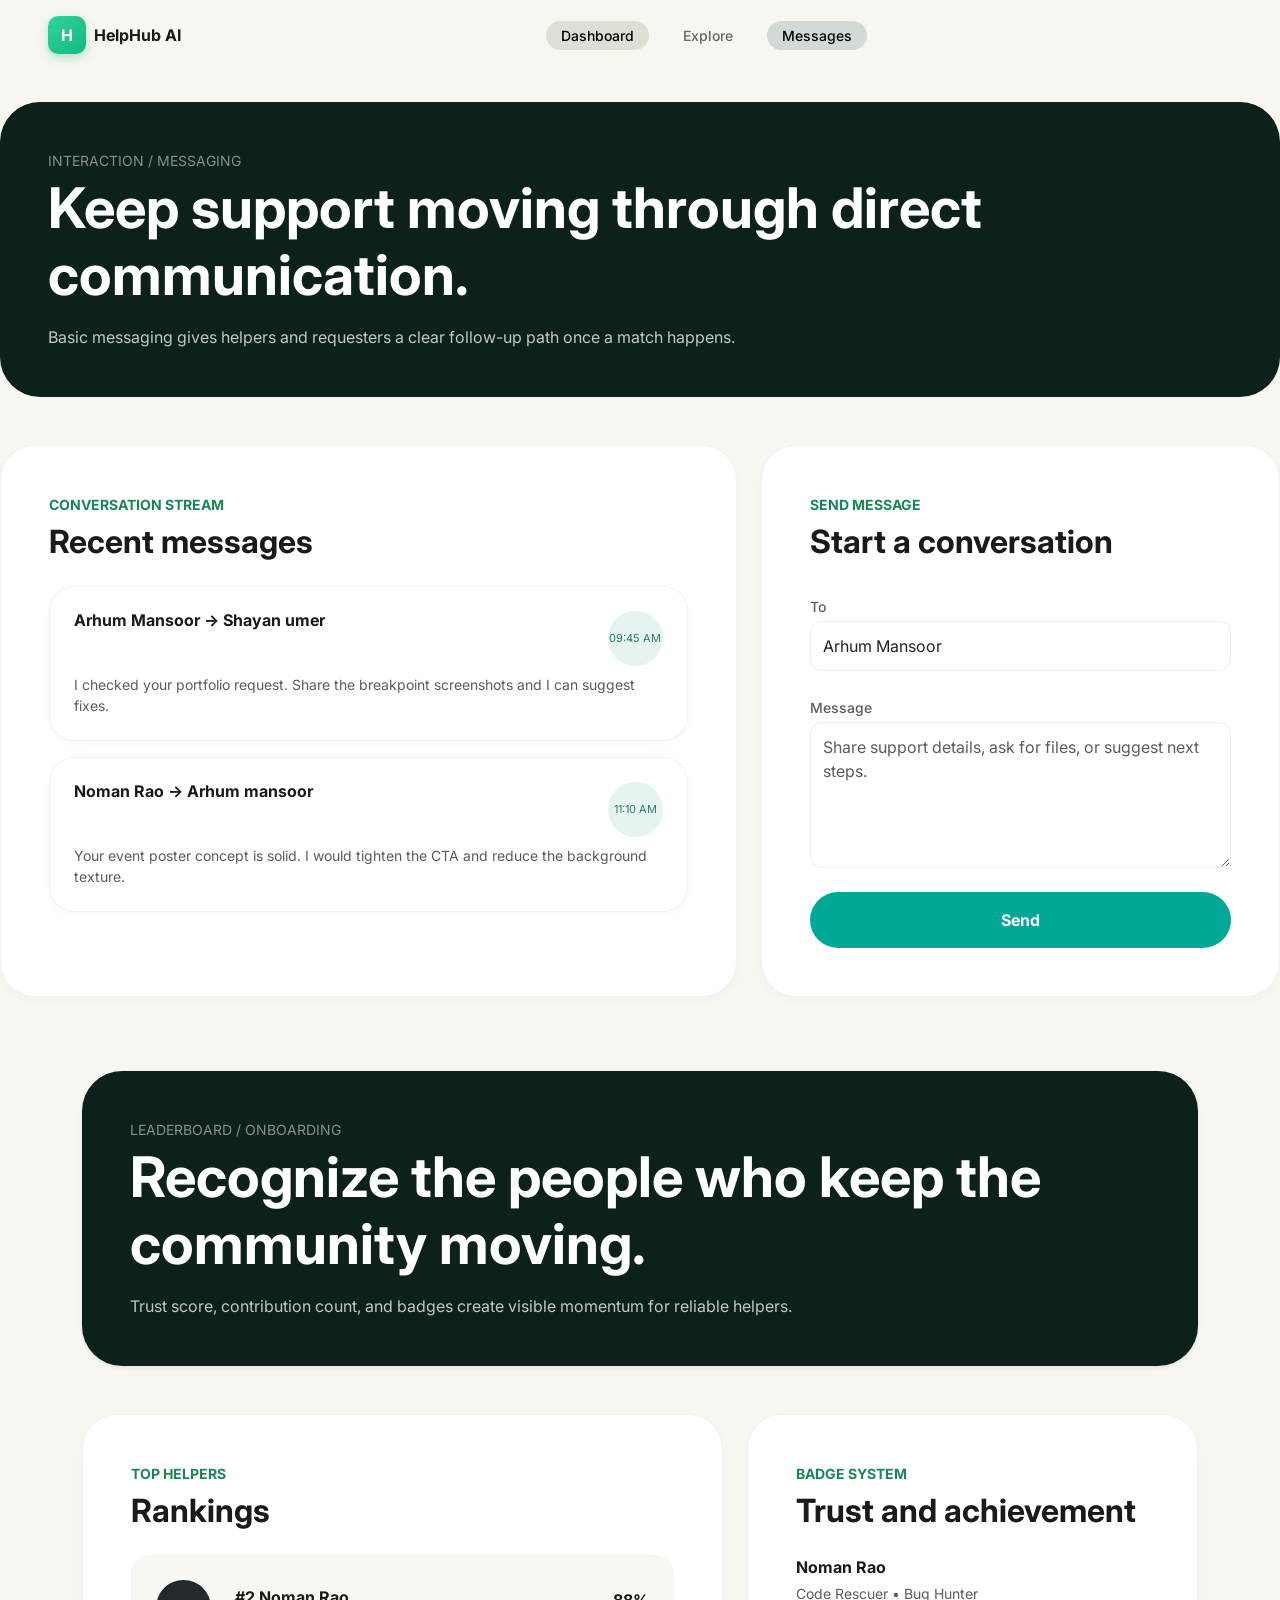
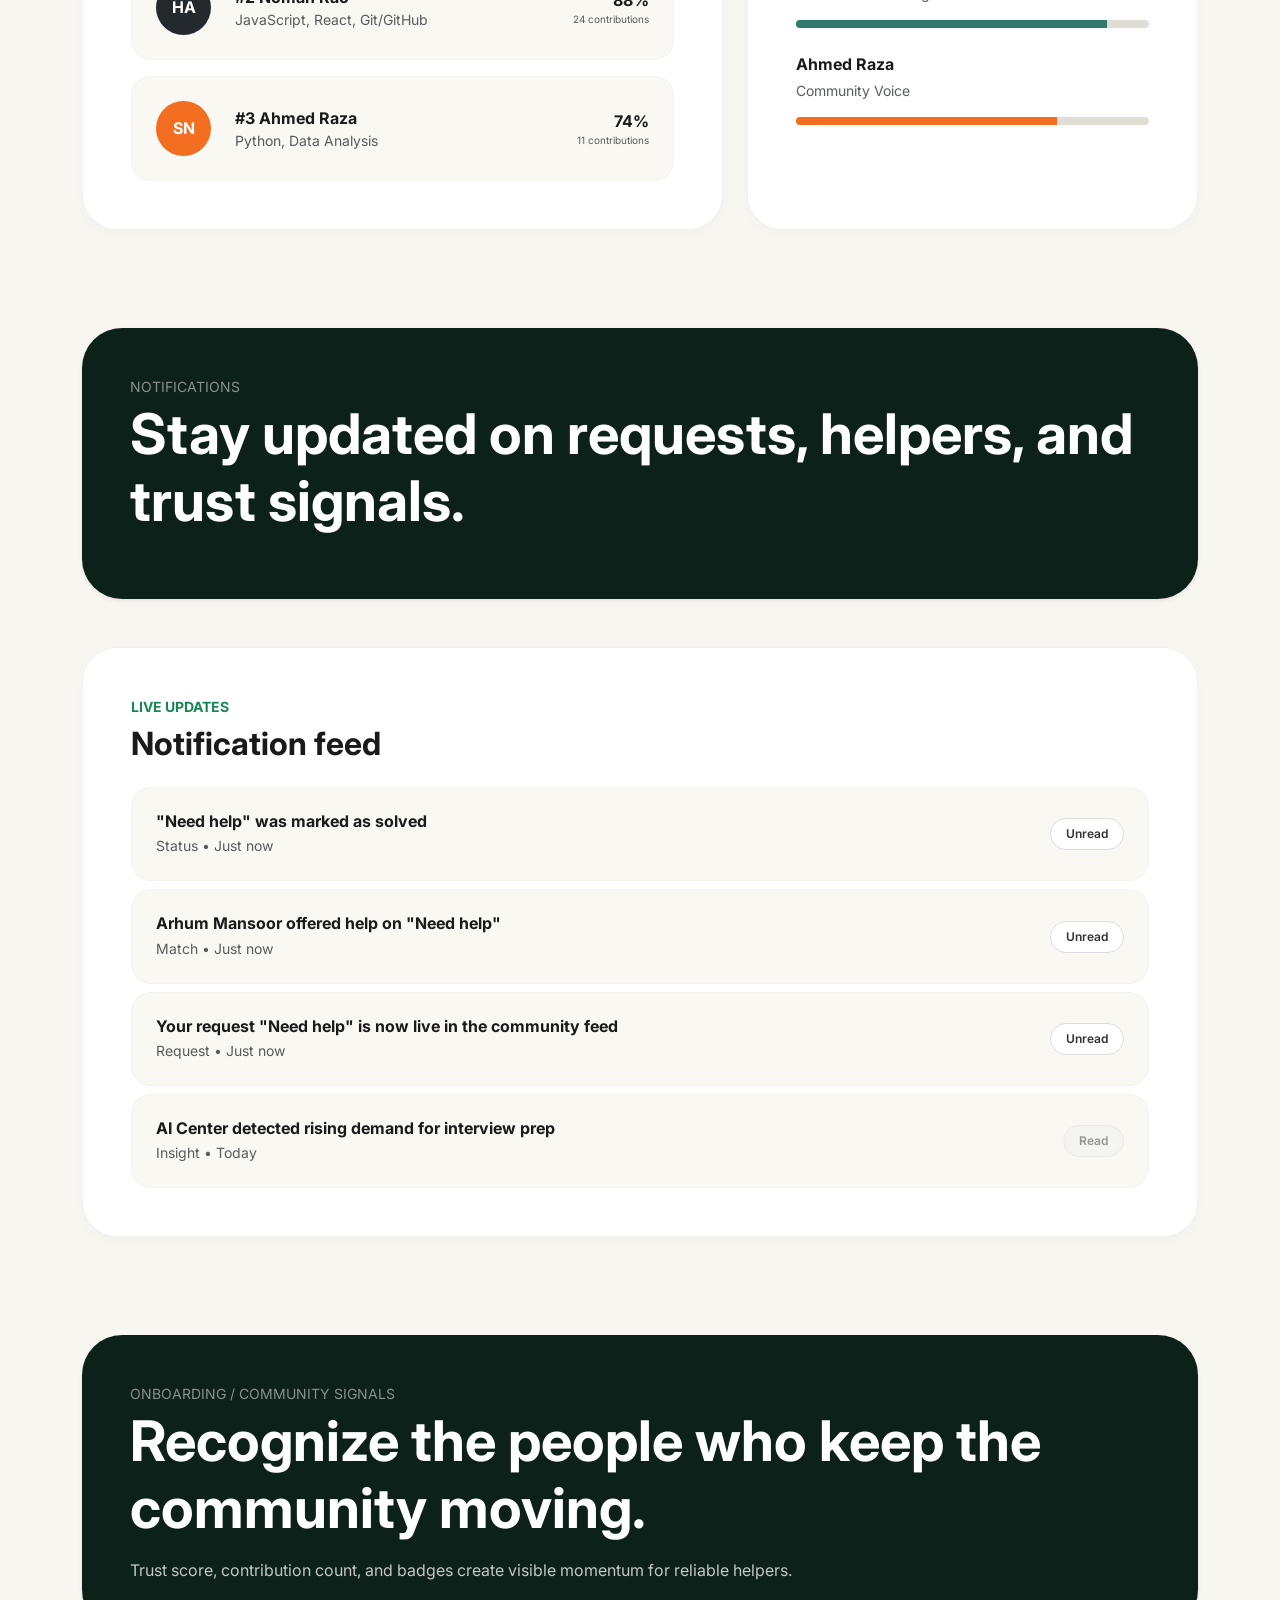
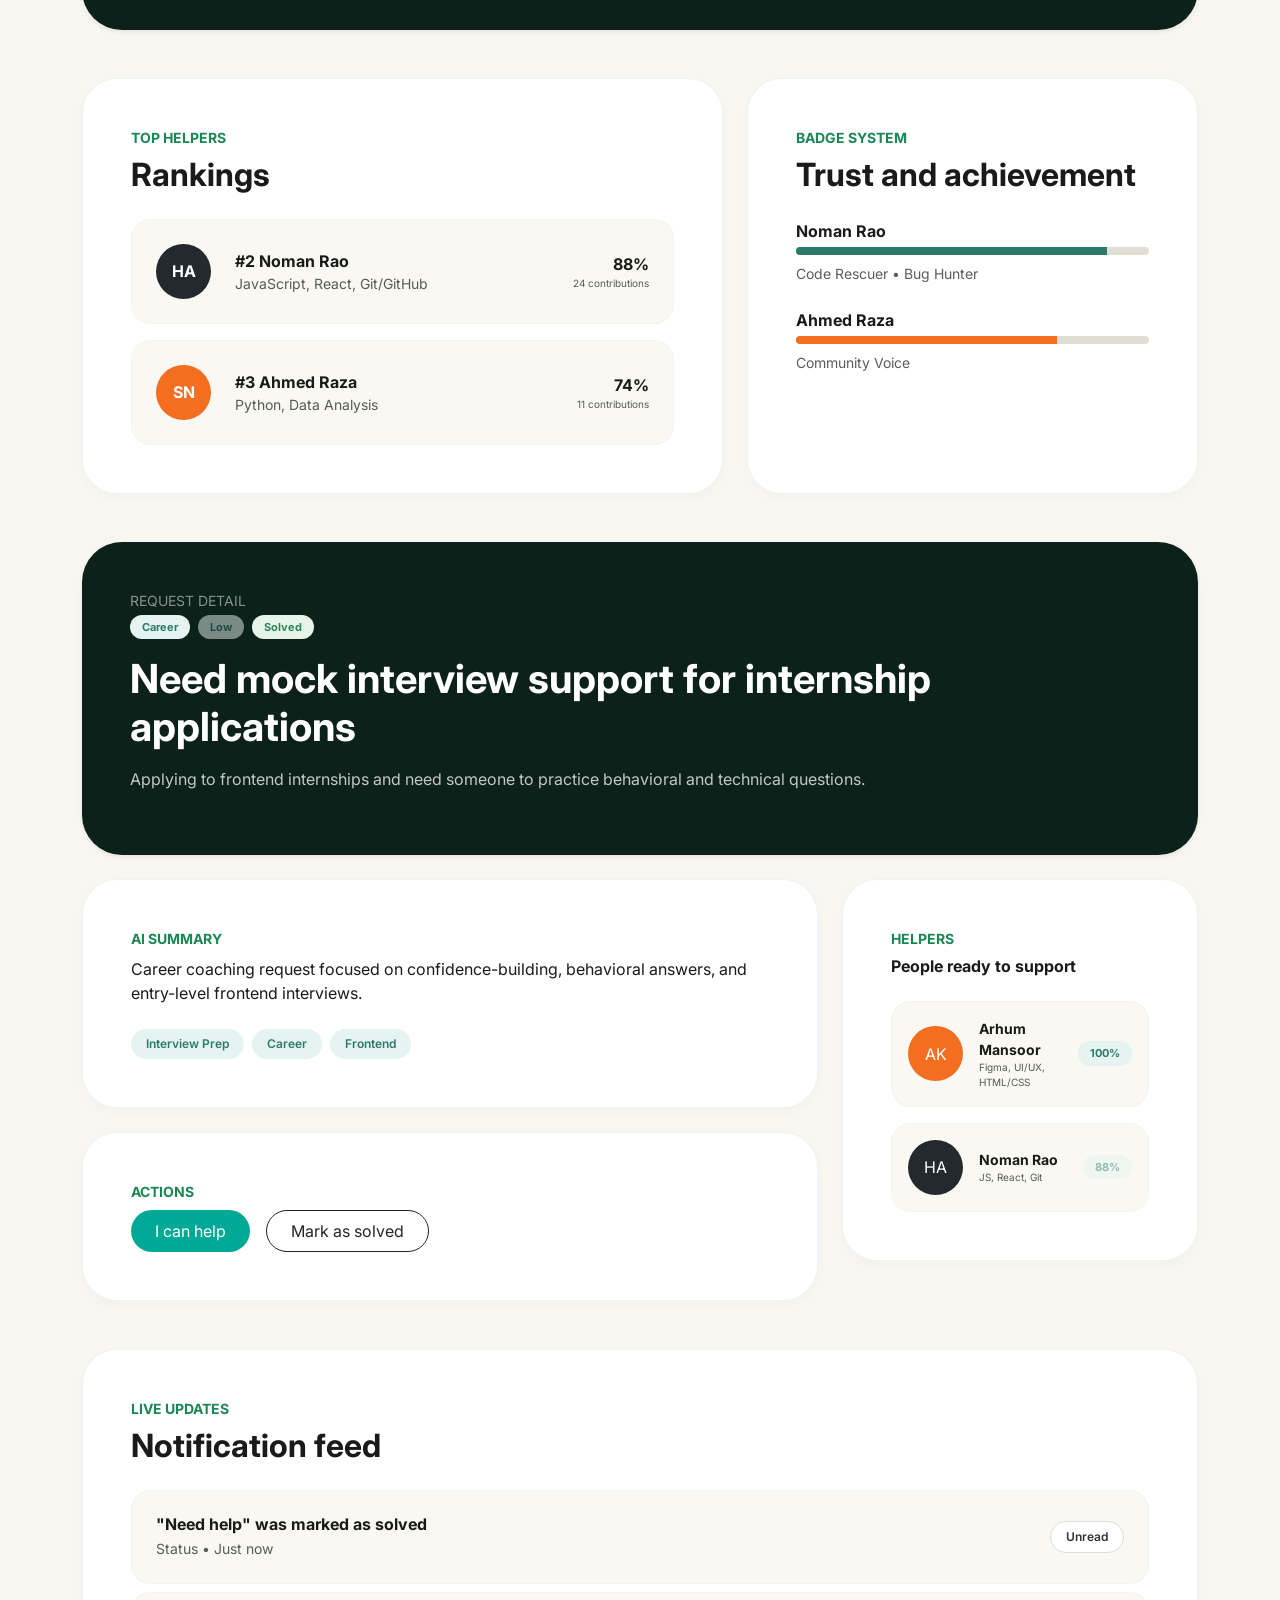
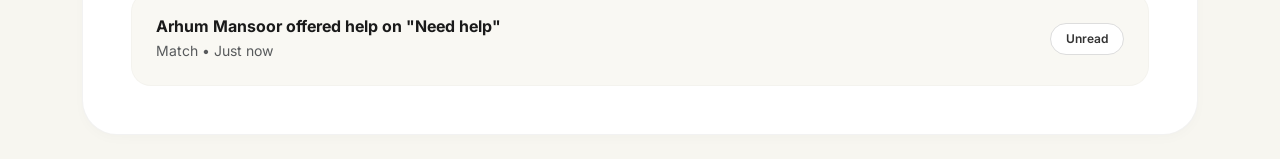
<file: page.html/onboarding.html>
<!DOCTYPE html>
<html lang="en">

<head>
    <meta charset="UTF-8">
    <meta name="viewport" content="width=device-width, initial-scale=1.0">
    <title>Messages - HelpHub AI</title>
    <link href="https://cdn.jsdelivr.net/npm/bootstrap@5.3.0/dist/css/bootstrap.min.css" rel="stylesheet">
    <link href="https://fonts.googleapis.com/css2?family=Inter:wght@400;500;600;700&display=swap" rel="stylesheet">
    <link rel="stylesheet" href="style.css">
</head>

<body class="bg-light-cream">


    <nav class="d-flex justify-content-between align-items-center  mt-3 mb-5 px-5">
        <div class="d-flex align-items-center gap-2">
            <div class="logo">H</div>
            <strong>HelpHub AI</strong>
        </div>
        <div class="mx-auto nav-links">
            <a href="dashboard.html" class="active">Dashboard</a>
            <a href="explore.html">Explore</a>
            <a href="messages.html" class="active-pill">Messages</a>
        </div>
    </nav>

    <div class="ai-header-card p-5 mb-5">
        <p class="small text-uppercase tracking-widest opacity-50 mb-1">INTERACTION / MESSAGING</p>
        <h1 class="display-4 fw-bold text-white mb-3">Keep support moving through direct communication.</h1>
        <p class="text-white opacity-75 mb-0">Basic messaging gives helpers and requesters a clear follow-up path
            once a match happens.</p>
    </div>


    <div class="row g-4">
        <div class="col-lg-7">
            <div class="content-card p-5 h-100">
                <p class="small fw-bold text-success mb-2 text-uppercase">CONVERSATION STREAM</p>
                <h2 class="fw-bold mb-4">Recent messages</h2>

                <div class="d-flex flex-column gap-3">
                    <div class="msg-card p-4">
                        <div class="d-flex justify-content-between align-items-start mb-2">
                            <h6 class="fw-bold mb-0">Arhum Mansoor → Shayan umer </h6>
                            <span class="time-badge">09:45 AM</span>
                        </div>
                        <p class="text-muted small mb-0">I checked your portfolio request. Share the breakpoint
                            screenshots and I can suggest fixes.</p>
                    </div>

                    <div class="msg-card p-4">
                        <div class="d-flex justify-content-between align-items-start mb-2">
                            <h6 class="fw-bold mb-0">Noman Rao → Arhum mansoor</h6>
                            <span class="time-badge">11:10 AM</span>
                        </div>
                        <p class="text-muted small mb-0">Your event poster concept is solid. I would tighten the CTA
                            and reduce the background texture.</p>
                    </div>
                </div>
            </div>
        </div>

        <div class="col-lg-5">
            <div class="content-card p-5 h-100">
                <p class="small fw-bold text-success mb-2 text-uppercase">SEND MESSAGE</p>
                <h2 class="fw-bold mb-4">Start a conversation</h2>

                <form>
                    <div class="mb-3">
                        <label class="form-label small text-muted mb-1">To</label>
                        <select class="form-select custom-input">
                            <option>Arhum Mansoor</option>
                            <option>Noman Rao</option>
                            <option>Shayan umer</option>
                        </select>
                    </div>

                    <div class="mb-4">
                        <label class="form-label small text-muted mb-1">Message</label>
                        <textarea class="form-control custom-input" rows="5"
                            placeholder="Share support details, ask for files, or suggest next steps."></textarea>
                    </div>

                    <button type="button" class="btn btn-teal w-100 rounded-pill py-3 fw-bold">Send</button>
                </form>
            </div>
        </div>
    </div>
    </div>

    <body class="bg-cream">

        <div class="container py-4">
            <div class="ai-header-card p-5 mb-5 shadow-sm">
                <p class="small text-uppercase tracking-widest opacity-50 mb-1">LEADERBOARD / ONBOARDING</p>
                <h1 class="display-4 fw-bold text-white mb-3">Recognize the people who keep the community moving.</h1>
                <p class="text-white opacity-75 mb-0">Trust score, contribution count, and badges create visible
                    momentum for reliable helpers.</p>
            </div>
            <div class="row g-4">
                <div class="col-lg-7">
                    <div class="content-card p-5 h-100">
                        <p class="small fw-bold text-success mb-2 text-uppercase">TOP HELPERS</p>
                        <h2 class="fw-bold mb-4">Rankings</h2>

                        <div class="d-flex flex-column gap-3">
                            <div class="ranking-card p-4 d-flex align-items-center gap-4">
                                <div class="avatar bg-dark-slate text-white fw-bold">HA</div>
                                <div class="flex-grow-1">
                                    <p class="mb-0 fw-bold">#2 Noman Rao</p>
                                    <p class="mb-0 text-muted small">JavaScript, React, Git/GitHub</p>
                                </div>
                                <div class="text-end">
                                    <p class="mb-0 fw-bold">88%</p>
                                    <p class="mb-0 text-muted extra-small">24 contributions</p>
                                </div>
                            </div>

                            <div class="ranking-card p-4 d-flex align-items-center gap-4">
                                <div class="avatar bg-orange-soft text-white fw-bold">SN</div>
                                <div class="flex-grow-1">
                                    <p class="mb-0 fw-bold">#3 Ahmed Raza</p>
                                    <p class="mb-0 text-muted small">Python, Data Analysis</p>
                                </div>
                                <div class="text-end">
                                    <p class="mb-0 fw-bold">74%</p>
                                    <p class="mb-0 text-muted extra-small">11 contributions</p>
                                </div>
                            </div>
                        </div>
                    </div>
                </div>

                <div class="col-lg-5">
                    <div class="content-card p-5 h-100">
                        <p class="small fw-bold text-success mb-2 text-uppercase">BADGE SYSTEM</p>
                        <h2 class="fw-bold mb-4">Trust and achievement</h2>

                        <div class="d-flex flex-column gap-4">
                            <div class="badge-progress-item">
                                <p class="mb-1 fw-bold">Noman Rao</p>
                                <p class="mb-3 text-muted small">Code Rescuer • Bug Hunter</p>
                                <div class="custom-progress">
                                    <div class="fill bg-teal-bar" style="width: 88%;"></div>
                                </div>
                            </div>

                            <div class="badge-progress-item">
                                <p class="mb-1 fw-bold">Ahmed Raza</p>
                                <p class="mb-3 text-muted small">Community Voice</p>
                                <div class="custom-progress">
                                    <div class="fill bg-orange-bar" style="width: 74%;"></div>
                                </div>
                            </div>
                        </div>
                    </div>
                </div>
            </div>
        </div>

        <body class="bg-cream">

            <div class="container py-4">
                <div class="ai-header-card p-5 mb-5 shadow-sm">
                    <p class="small text-uppercase tracking-widest opacity-50 mb-1">NOTIFICATIONS</p>
                    <h1 class="display-4 fw-bold text-white mb-3">Stay updated on requests, helpers, and trust signals.
                    </h1>
                </div>
                <div class="content-card p-5">
                    <p class="small fw-bold text-success mb-2 text-uppercase">LIVE UPDATES</p>
                    <h2 class="fw-bold mb-4">Notification feed</h2>

                    <div class="d-flex flex-column gap-2">
                        <div class="notification-item d-flex justify-content-between align-items-center p-4">
                            <div>
                                <h6 class="fw-bold mb-1">"Need help" was marked as solved</h6>
                                <p class="mb-0 text-muted small">Status • Just now</p>
                            </div>
                            <span class="status-btn">Unread</span>
                        </div>

                        <div class="notification-item d-flex justify-content-between align-items-center p-4">
                            <div>
                                <h6 class="fw-bold mb-1">Arhum Mansoor offered help on "Need help"</h6>
                                <p class="mb-0 text-muted small">Match • Just now</p>
                            </div>
                            <span class="status-btn">Unread</span>
                        </div>

                        <div class="notification-item d-flex justify-content-between align-items-center p-4">
                            <div>
                                <h6 class="fw-bold mb-1">Your request "Need help" is now live in the community feed</h6>
                                <p class="mb-0 text-muted small">Request • Just now</p>
                            </div>
                            <span class="status-btn">Unread</span>
                        </div>

                        <div class="notification-item d-flex justify-content-between align-items-center p-4">
                            <div>
                                <h6 class="fw-bold mb-1">AI Center detected rising demand for interview prep</h6>
                                <p class="mb-0 text-muted small">Insight • Today</p>
                            </div>
                            <span class="status-btn read">Read</span>
                        </div>
                    </div>
                </div>
            </div>

            <body class="bg-cream">

                <div class="container py-4">
                    <div class="ai-header-card p-5 mb-5 shadow-sm">
                        <p class="small text-uppercase tracking-widest opacity-50 mb-1">ONBOARDING / COMMUNITY SIGNALS
                        </p>
                        <h1 class="display-4 fw-bold text-white mb-3">Recognize the people who keep the community
                            moving.</h1>
                        <p class="text-white opacity-75 mb-0">Trust score, contribution count, and badges create visible
                            momentum for reliable helpers.</p>
                    </div>
                    <div class="row g-4 mb-5">
                        <div class="col-lg-7">
                            <div class="content-card p-5 h-100">
                                <p class="small fw-bold text-success mb-2 text-uppercase">TOP HELPERS</p>
                                <h2 class="fw-bold mb-4">Rankings</h2>
                                <div class="ranking-card p-4 d-flex align-items-center gap-4 mb-3">
                                    <div class="avatar bg-dark-slate text-white fw-bold">HA</div>
                                    <div class="flex-grow-1">
                                        <p class="mb-0 fw-bold">#2 Noman Rao</p>
                                        <p class="mb-0 text-muted small">JavaScript, React, Git/GitHub</p>
                                    </div>
                                    <div class="text-end">
                                        <p class="mb-0 fw-bold">88%</p>
                                        <p class="mb-0 text-muted extra-small">24 contributions</p>
                                    </div>
                                </div>
                                <div class="ranking-card p-4 d-flex align-items-center gap-4">
                                    <div class="avatar bg-orange-soft text-white fw-bold">SN</div>
                                    <div class="flex-grow-1">
                                        <p class="mb-0 fw-bold">#3 Ahmed Raza</p>
                                        <p class="mb-0 text-muted small">Python, Data Analysis</p>
                                    </div>
                                    <div class="text-end">
                                        <p class="mb-0 fw-bold">74%</p>
                                        <p class="mb-0 text-muted extra-small">11 contributions</p>
                                    </div>
                                </div>
                            </div>
                        </div>
                        <div class="col-lg-5">
                            <div class="content-card p-5 h-100">
                                <p class="small fw-bold text-success mb-2 text-uppercase">BADGE SYSTEM</p>
                                <h2 class="fw-bold mb-4">Trust and achievement</h2>
                                <div class="badge-progress-item mb-4">
                                    <p class="mb-1 fw-bold">Noman Rao</p>
                                    <div class="custom-progress mb-2">
                                        <div class="fill bg-teal-bar" style="width: 88%;"></div>
                                    </div>
                                    <p class="text-muted small">Code Rescuer • Bug Hunter</p>
                                </div>
                                <div class="badge-progress-item">
                                    <p class="mb-1 fw-bold">Ahmed Raza</p>
                                    <div class="custom-progress mb-2">
                                        <div class="fill bg-orange-bar" style="width: 74%;"></div>
                                    </div>
                                    <p class="text-muted small">Community Voice</p>
                                </div>
                            </div>
                        </div>
                    </div>

                    <div class="ai-header-card p-5 mb-4 shadow-sm">
                        <p class="small text-uppercase tracking-widest opacity-50 mb-1">REQUEST DETAIL</p>
                        <div class="d-flex gap-2 mb-3">
                            <span class="badge-custom bg-teal">Career</span>
                            <span class="badge-custom bg-teal opacity-50">Low</span>
                            <span class="badge-custom bg-green">Solved</span>
                        </div>
                        <h1 class="fw-bold text-white mb-3">Need mock interview support for internship applications</h1>
                        <p class="text-white opacity-75">Applying to frontend internships and need someone to practice
                            behavioral and technical questions.</p>
                    </div>

                    <div class="row g-4 mb-5">
                        <div class="col-lg-8">
                            <div class="content-card p-5 mb-4">
                                <p class="small fw-bold text-success mb-2 text-uppercase">AI SUMMARY</p>
                                <p class="mb-4">Career coaching request focused on confidence-building, behavioral
                                    answers, and entry-level frontend interviews.</p>
                                <div class="d-flex gap-2">
                                    <span class="tag-pill">Interview Prep</span>
                                    <span class="tag-pill">Career</span>
                                    <span class="tag-pill">Frontend</span>
                                </div>
                            </div>
                            <div class="content-card p-5">
                                <p class="small fw-bold text-success mb-2 text-uppercase">ACTIONS</p>
                                <div class="d-flex gap-3">
                                    <button class="btn btn-teal px-4 py-2">I can help</button>
                                    <button class="btn btn-outline-dark rounded-pill px-4 py-2">Mark as solved</button>
                                </div>
                            </div>
                        </div>
                        <div class="col-lg-4">
                            <div class="content-card p-5">
                                <p class="small fw-bold text-success mb-2 text-uppercase">HELPERS</p>
                                <h6 class="fw-bold mb-4">People ready to support</h6>
                                <div class="ranking-card p-3 d-flex align-items-center gap-3 mb-3">
                                    <div class="avatar bg-orange-soft text-white fw-small">AK</div>
                                    <div class="flex-grow-1">
                                        <p class="mb-0 fw-bold small">Arhum Mansoor</p>
                                        <p class="extra-small text-muted mb-0">Figma, UI/UX, HTML/CSS</p>
                                    </div>
                                    <span class="badge-custom bg-teal small">100%</span>
                                </div>
                                <div class="ranking-card p-3 d-flex align-items-center gap-3">
                                    <div class="avatar bg-dark-slate text-white fw-small">HA</div>
                                    <div class="flex-grow-1">
                                        <p class="mb-0 fw-bold small">Noman Rao</p>
                                        <p class="extra-small text-muted mb-0">JS, React, Git</p>
                                    </div>
                                    <span class="badge-custom bg-teal opacity-50 small">88%</span>
                                </div>
                            </div>
                        </div>
                    </div>

                    <div class="content-card p-5">
                        <p class="small fw-bold text-success mb-2 text-uppercase">LIVE UPDATES</p>
                        <h2 class="fw-bold mb-4">Notification feed</h2>
                        <div class="d-flex flex-column gap-2">
                            <div class="notification-item d-flex justify-content-between align-items-center p-4">
                                <div>
                                    <h6 class="fw-bold mb-1">"Need help" was marked as solved</h6>
                                    <p class="mb-0 text-muted small">Status • Just now</p>
                                </div>
                                <span class="status-btn">Unread</span>
                            </div>
                            <div class="notification-item d-flex justify-content-between align-items-center p-4">
                                <div>
                                    <h6 class="fw-bold mb-1">Arhum Mansoor offered help on "Need help"</h6>
                                    <p class="mb-0 text-muted small">Match • Just now</p>
                                </div>
                                <span class="status-btn">Unread</span>
                            </div>
                        </div>
                    </div>
                </div>
                <style>
                    body {
                        font-family: 'Inter', sans-serif;
                        background-color: #f7f6f0;
                        /* Off-white image background */
                        color: #1a1a1a;
                    }

                    /* Navbar Customization */
                    .nav-links a {
                        text-decoration: none;
                        color: #666;
                        margin: 0 15px;
                        font-size: 14px;
                        font-weight: 500;
                    }

                    .nav-links a.active {
                        color: #000;
                        background: #e0ded4;
                        padding: 5px 15px;
                        border-radius: 20px;
                    }

                    .navbar strong {
                        color: #111827;
                        font-weight: 600;
                    }

                    .logo {
                        background: linear-gradient(135deg, #34d399, #10b981);
                        color: #ffffff;
                        width: 38px;
                        height: 38px;
                        border-radius: 10px;
                        display: flex;
                        align-items: center;
                        justify-content: center;
                        font-weight: 700;
                        box-shadow: 0 4px 10px rgba(16, 185, 129, 0.3);
                    }

                    /* Messages Page Specific */
                    /* style.css - Complete Styling */

                    /* 1. Global Reset & Colors */
                    :root {
                        --bg-cream: #f7f6f0;
                        /* Poore page ka off-white color */
                        --dark-card: #0d211b;
                        /* Hero section ka dark green/black color */
                        --header-gray: #24292e;
                        /* Profile header ka dark color */
                        --teal-main: #00a896;
                        /* Buttons aur logo ka color */
                        --teal-light: #e6f4f1;
                        /* Badges ka light color */
                        --white: #ffffff;
                    }

                    body {
                        font-family: 'Inter', sans-serif;
                        background-color: var(--bg-cream) !important;
                        /* Force background color */
                        color: #1a1a1a;
                        margin: 0;
                        padding: 0;
                    }

                    /* 2. Navbar Styling */
                    .navbar {
                        background: transparent;
                    }

                    .nav-links a {
                        text-decoration: none;
                        color: #666;
                        margin: 0 15px;
                        font-size: 14px;
                        font-weight: 500;
                    }

                    .nav-links a.active,
                    .active-pill {
                        color: #000 !important;
                        background: #e0ded4;
                        padding: 6px 15px;
                        border-radius: 20px;
                    }

                    /* 3. Header Cards (Dark Sections) */
                    .feature-dark-card,
                    .ai-header-card,
                    .profile-header-card {
                        background-color: var(--dark-card) !important;
                        border-radius: 35px;
                        color: white !important;
                        padding: 50px;
                    }

                    /* 4. White Cards (Common for all pages) */
                    .stat-card,
                    .flow-card,
                    .problem-card,
                    .explore-stat-card,
                    .content-card,
                    .msg-card {
                        background-color: var(--white) !important;
                        border-radius: 25px;
                        border: 1px solid rgba(0, 0, 0, 0.05);
                        padding: 25px;
                        box-shadow: 0 4px 12px rgba(0, 0, 0, 0.02);
                    }

                    /* 5. Buttons & Pills */
                    .btn-dark {
                        background-color: var(--dark-card) !important;
                        border: none;
                    }

                    .btn-teal {
                        background-color: var(--teal-main) !important;
                        color: white !important;
                        border-radius: 30px;
                    }

                    .tag-pill,
                    .badge-custom {
                        padding: 4px 12px;
                        border-radius: 12px;
                        font-size: 11px;
                        font-weight: 600;
                        display: inline-block;
                    }

                    /* Specific Badge Colors */
                    .bg-teal {
                        background: var(--teal-light);
                        color: #2d7a6d;
                    }

                    .bg-red {
                        background: #fce8e8;
                        color: #c53030;
                    }

                    .bg-green {
                        background: #e7f5e9;
                        color: #2f855a;
                    }

                    /* 6. Special Elements */
                    .logo-box {
                        background: var(--teal-main);
                        color: white;
                        width: 35px;
                        height: 35px;
                        display: flex;
                        align-items: center;
                        justify-content: center;
                        border-radius: 10px;
                        font-weight: bold;
                    }

                    .time-badge {
                        background-color: var(--teal-light);
                        color: #2d7a6d;
                        width: 55px;
                        height: 55px;
                        border-radius: 50%;
                        display: flex;
                        align-items: center;
                        justify-content: center;
                        font-size: 11px;
                    }

                    /* 7. Forms */
                    .custom-input {
                        background: #fff;
                        border: 1px solid #eee;
                        border-radius: 12px;
                        padding: 12px;
                    }

                    /* Onboarding Specific Styles */
                    .bg-cream {
                        background-color: #f7f6f0;
                    }

                    .bg-dark-slate {
                        background-color: #24292e;
                    }

                    .bg-orange-soft {
                        background-color: #f36e21;
                    }

                    .ranking-card {
                        background-color: #fffdf7;
                        border: 1px solid rgba(0, 0, 0, 0.03);
                        border-radius: 20px;
                        transition: transform 0.2s;
                    }

                    .avatar {
                        width: 55px;
                        height: 55px;
                        border-radius: 50%;
                        display: flex;
                        align-items: center;
                        justify-content: center;
                        flex-shrink: 0;
                    }

                    .custom-progress {
                        width: 100%;
                        height: 8px;
                        background-color: #e0ded4;
                        border-radius: 10px;
                        overflow: hidden;
                    }

                    .custom-progress .fill {
                        height: 100%;
                    }

                    .bg-teal-bar {
                        background-color: #2d7a6d;
                    }

                    .bg-orange-bar {
                        background-color: #f36e21;
                    }

                    .extra-small {
                        font-size: 11px;
                    }

                    /* Notification Item Styling */
                    .notification-item {
                        background-color: #ffffff;
                        border: 1px solid rgba(0, 0, 0, 0.05);
                        border-radius: 15px;
                        transition: background 0.2s;
                    }

                    .notification-item:hover {
                        background-color: #f9f8f3;
                    }

                    .status-btn {
                        background: #ffffff;
                        border: 1px solid #ddd;
                        padding: 6px 15px;
                        border-radius: 20px;
                        font-size: 12px;
                        font-weight: 600;
                        color: #333;
                    }

                    .status-btn.read {
                        opacity: 0.5;
                        background: #f1f1f1;
                    }

                    /* Onboarding Navigation fix */
                    .active-pill {
                        background: #d1dad5 !important;
                    }

                    /* Custom utility for scrolling and matching images */
                    .bg-cream {
                        background-color: #f7f6f0 !important;
                    }

                    .ai-header-card {
                        background-color: #24292e;
                        border-radius: 40px;
                    }

                    .content-card {
                        background: white;
                        border-radius: 35px;
                        border: 1px solid rgba(0, 0, 0, 0.05);
                    }

                    .ranking-card,
                    .notification-item {
                        background: #f9f8f3;
                        border-radius: 20px;
                        border: 1px solid rgba(0, 0, 0, 0.02);
                    }

                    .tag-pill {
                        background: #e6f4f1;
                        color: #2d7a6d;
                        padding: 6px 15px;
                        border-radius: 20px;
                        font-size: 12px;
                        font-weight: 600;
                    }

                    .btn-teal {
                        background-color: #00a896;
                        border: none;
                        color: white;
                        border-radius: 30px;
                    }

                    .badge-custom {
                        padding: 4px 12px;
                        border-radius: 12px;
                        font-size: 11px;
                        font-weight: 700;
                    }

                    .bg-teal {
                        background: #e6f4f1;
                        color: #2d7a6d;
                    }

                    .bg-green {
                        background: #e7f5e9;
                        color: #2f855a;
                    }

                    .extra-small {
                        font-size: 10px;
                    }
                </style>

            </body>

</html>
</file>
<file: style.css>
.nav-links a {
    text-decoration: none;
    color: #666;
    margin: 0 15px;
    font-size: 14px;
    font-weight: 500;
}

.nav-links a.active {
    color: #000;
    background: #e0ded4;
    padding: 5px 15px;
    border-radius: 20px;
}

.navbar strong {
    color: #111827;
    font-weight: 600;
}

.logo {
    background: linear-gradient(135deg, #34d399, #10b981);
    color: #ffffff;
    width: 38px;
    height: 38px;
    border-radius: 10px;
    display: flex;
    align-items: center;
    justify-content: center;
    font-weight: 700;
    box-shadow: 0 4px 10px rgba(16, 185, 129, 0.3);
}


/* BRAND TEXT */
.navbar strong {
    color: #111827;
    font-weight: 600;
}

/* LEFT PANEL */
.left-panel {
    background: linear-gradient(135deg, #0f3d3e, #0b2c2d);
    color: white;
    padding: 60px;
    border-radius: 28px;
    min-height: 420px;
    box-shadow: 0 15px 40px rgba(0, 0, 0, 0.25);
}

.left-panel h1 {
    font-size: 42px;
    font-weight: 700;
    margin: 15px 0;
    line-height: 1.2;
}

.desc {
    color: #cbd5e1;
    font-size: 15px;
    margin-bottom: 25px;
}

.left-panel ul {
    padding-left: 18px;
}

.left-panel ul li {
    margin-bottom: 10px;
    font-size: 14px;
}

/* RIGHT PANEL */
.form-panel {
    background: #f8f6f1;
    padding: 45px;
    border-radius: 28px;
    box-shadow: 0 10px 25px rgba(0, 0, 0, 0.08);
}

.form-panel h2 {
    font-weight: 700;
    margin-bottom: 20px;
}

/* SMALL LABEL */
.small-text {
    font-size: 11px;
    letter-spacing: 1.2px;
    color: #888;
    margin-bottom: 5px;
}

/* FORM */
label {
    font-size: 14px;
    font-weight: 500;
    margin-top: 10px;
}

.form-control {
    border-radius: 12px;
    padding: 10px;
    border: 1px solid #ddd;
}

.form-control:focus {
    box-shadow: none;
    border-color: #1abc9c;
}

/* BUTTON */
.btn-main {
    background: linear-gradient(90deg, #1abc9c, #16a085);
    color: white;
    border-radius: 30px;
    padding: 12px;
    font-weight: 600;
    border: none;
    transition: 0.3s;
}

.btn-main:hover {
    background: linear-gradient(90deg, #16a085, #138d75);
    transform: translateY(-2px);
}

/* SPACING */
.container {
    margin-top: 50px;
}

/* RESPONSIVE */
@media (max-width: 768px) {
    .left-panel {
        margin-bottom: 20px;
        padding: 40px;
    }

    .form-panel {
        padding: 30px;
    }

    .navbar {
        padding: 20px;
        flex-direction: column;
        gap: 10px;
    }
}
</file>
<file: page.html/style.css>
.nav-links a {
    text-decoration: none;
    color: #666;
    margin: 0 15px;
    font-size: 14px;
    font-weight: 500;
}

.nav-links a.active {
    color: #000;
    background: #e0ded4;
    padding: 5px 15px;
    border-radius: 20px;
}

.navbar strong {
    color: #111827;
    font-weight: 600;
}

.logo {
    background: linear-gradient(135deg, #34d399, #10b981);
    color: #ffffff;
    width: 38px;
    height: 38px;
    border-radius: 10px;
    display: flex;
    align-items: center;
    justify-content: center;
    font-weight: 700;
    box-shadow: 0 4px 10px rgba(16, 185, 129, 0.3);
}


/* BRAND TEXT */
.navbar strong {
    color: #111827;
    font-weight: 600;
}

/* LEFT PANEL */
.left-panel {
    background: linear-gradient(135deg, #0f3d3e, #0b2c2d);
    color: white;
    padding: 60px;
    border-radius: 28px;
    min-height: 420px;
    box-shadow: 0 15px 40px rgba(0, 0, 0, 0.25);
}

.left-panel h1 {
    font-size: 42px;
    font-weight: 700;
    margin: 15px 0;
    line-height: 1.2;
}

.desc {
    color: #cbd5e1;
    font-size: 15px;
    margin-bottom: 25px;
}

.left-panel ul {
    padding-left: 18px;
}

.left-panel ul li {
    margin-bottom: 10px;
    font-size: 14px;
}

/* RIGHT PANEL */
.form-panel {
    background: #f8f6f1;
    padding: 45px;
    border-radius: 28px;
    box-shadow: 0 10px 25px rgba(0, 0, 0, 0.08);
}

.form-panel h2 {
    font-weight: 700;
    margin-bottom: 20px;
}

/* SMALL LABEL */
.small-text {
    font-size: 11px;
    letter-spacing: 1.2px;
    color: #888;
    margin-bottom: 5px;
}

/* FORM */
label {
    font-size: 14px;
    font-weight: 500;
    margin-top: 10px;
}

.form-control {
    border-radius: 12px;
    padding: 10px;
    border: 1px solid #ddd;
}

.form-control:focus {
    box-shadow: none;
    border-color: #1abc9c;
}

/* BUTTON */
.btn-main {
    background: linear-gradient(90deg, #1abc9c, #16a085);
    color: white;
    border-radius: 30px;
    padding: 12px;
    font-weight: 600;
    border: none;
    transition: 0.3s;
}

.btn-main:hover {
    background: linear-gradient(90deg, #16a085, #138d75);
    transform: translateY(-2px);
}

/* SPACING */
.container {
    margin-top: 50px;
}

/* RESPONSIVE */
@media (max-width: 768px) {
    .left-panel {
        margin-bottom: 20px;
        padding: 40px;
    }

    .form-panel {
        padding: 30px;
    }

    .navbar {
        padding: 20px;
        flex-direction: column;
        gap: 10px;
    }
}
</file>
